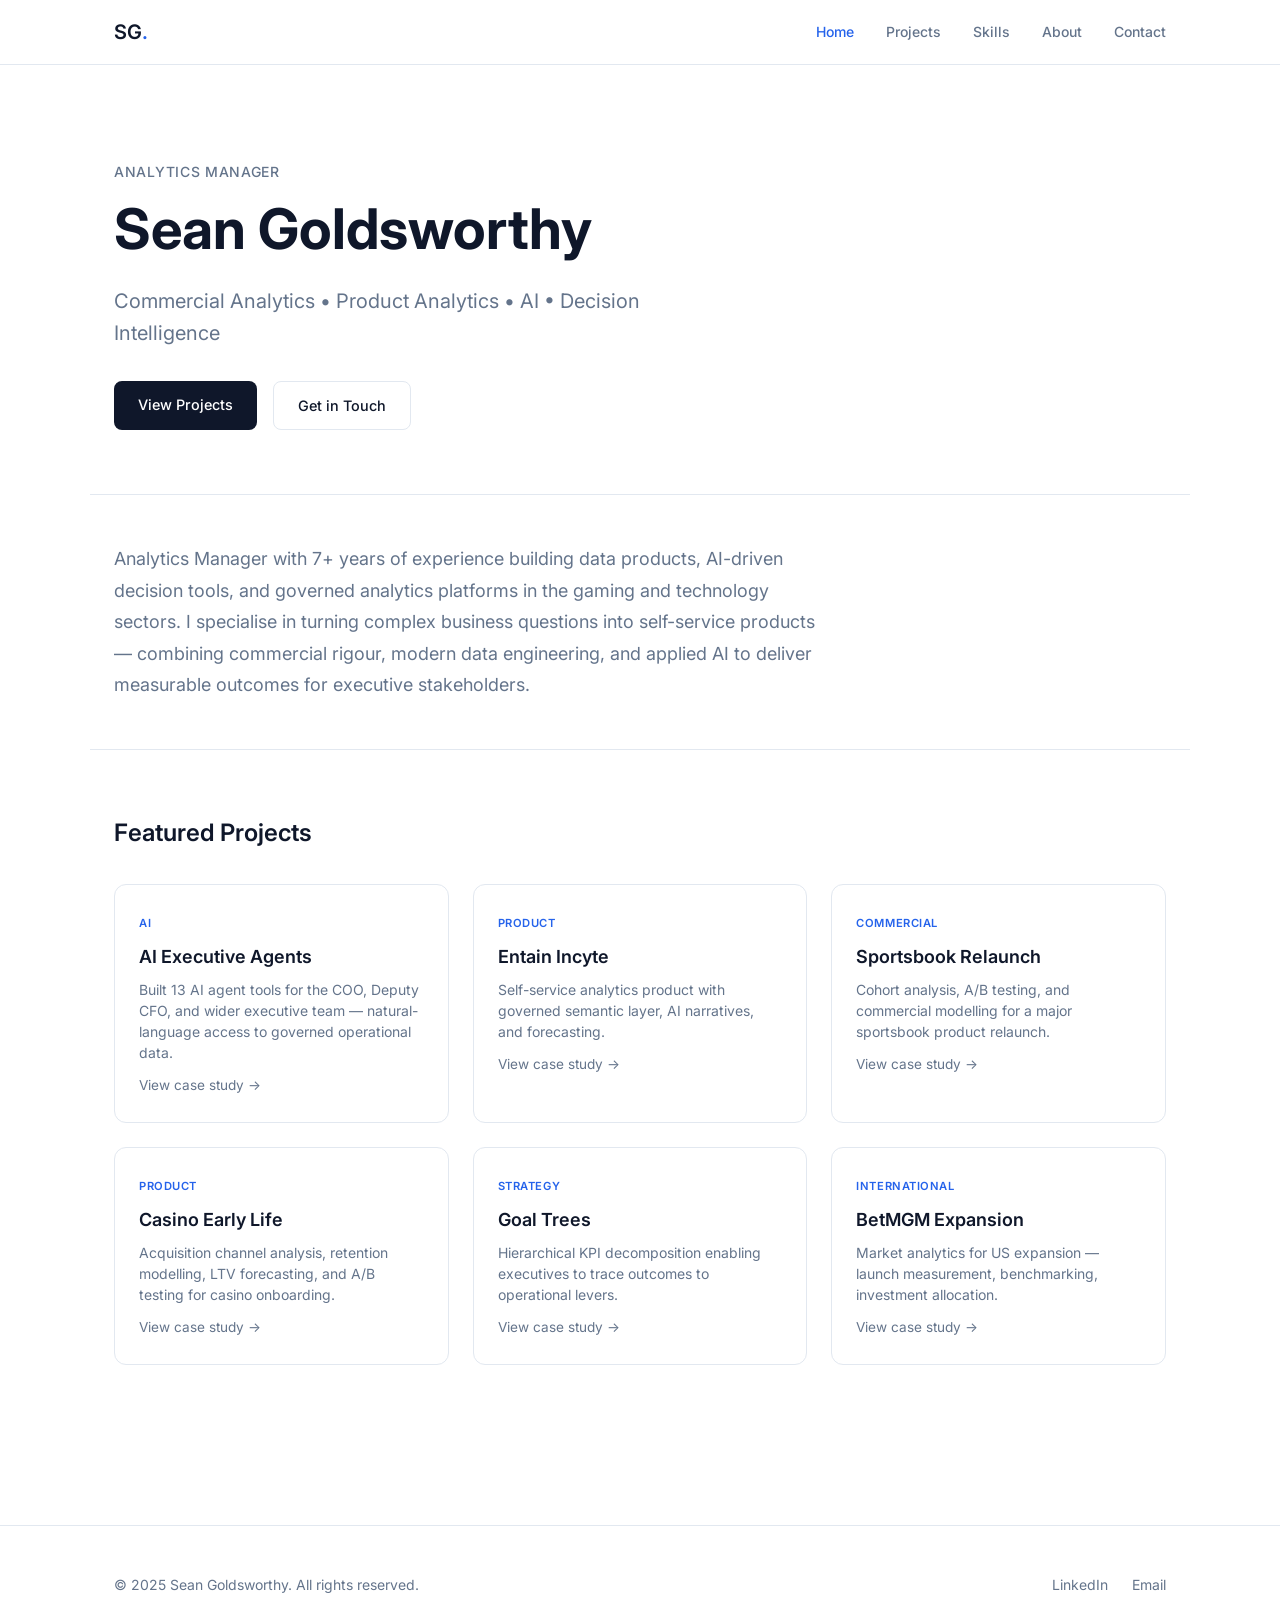
<file: index.html>
<!DOCTYPE html>
<html lang="en">
<head>
  <meta charset="UTF-8">
  <meta name="viewport" content="width=device-width, initial-scale=1.0">
  <title>Sean Goldsworthy — Analytics Manager | Commercial Analytics • AI • Decision Intelligence</title>
  <meta name="description" content="Analytics Manager specialising in commercial analytics, product analytics, and AI-driven decision intelligence.">
  <link rel="stylesheet" href="style.css">
  <link rel="preconnect" href="https://fonts.googleapis.com">
  <link href="https://fonts.googleapis.com/css2?family=Inter:wght@300;400;500;600;700;800&display=swap" rel="stylesheet">
</head>
<body>

<!-- HEADER -->
<header class="header">
  <div class="container header-inner">
    <a href="index.html" class="logo">SG<span>.</span></a>
    <nav class="nav">
      <a href="index.html" class="active">Home</a>
      <a href="projects.html">Projects</a>
      <a href="skills.html">Skills</a>
      <a href="about.html">About</a>
      <a href="contact.html">Contact</a>
    </nav>
  </div>
</header>

<!-- HERO -->
<section class="hero">
  <div class="container">
    <p class="hero-subtitle">Analytics Manager</p>
    <h1>Sean Goldsworthy</h1>
    <p class="hero-desc">Commercial Analytics &bull; Product Analytics &bull; AI &bull; Decision Intelligence</p>
    <div class="hero-buttons">
      <a href="projects.html" class="btn-primary">View Projects</a>
      <a href="contact.html" class="btn-secondary">Get in Touch</a>
    </div>
  </div>
</section>

<!-- PROFESSIONAL SUMMARY -->
<section class="container py-12" style="border-top: 1px solid #e2e8f0;">
  <p class="text-lg text-muted leading-relaxed" style="max-width:720px;">
    Analytics Manager with 7+ years of experience building data products, AI-driven decision tools, and governed analytics platforms in the gaming and technology sectors. I specialise in turning complex business questions into self-service products — combining commercial rigour, modern data engineering, and applied AI to deliver measurable outcomes for executive stakeholders.
  </p>
</section>

<!-- FEATURED PROJECTS -->
<section class="container py-16" style="border-top: 1px solid #e2e8f0;">
  <h2 class="section-title">Featured Projects</h2>
  <div class="projects-grid">
    <a href="projects/ai-executive-agents.html" class="project-card">
      <span class="tag">AI</span>
      <h3>AI Executive Agents</h3>
      <p class="desc">Built 13 AI agent tools for the COO, Deputy CFO, and wider executive team — natural-language access to governed operational data.</p>
      <span class="link">View case study &rarr;</span>
    </a>
    <a href="projects/entain-incyte.html" class="project-card">
      <span class="tag">Product</span>
      <h3>Entain Incyte</h3>
      <p class="desc">Self-service analytics product with governed semantic layer, AI narratives, and forecasting.</p>
      <span class="link">View case study &rarr;</span>
    </a>
    <a href="projects/sportsbook-relaunch.html" class="project-card">
      <span class="tag">Commercial</span>
      <h3>Sportsbook Relaunch</h3>
      <p class="desc">Cohort analysis, A/B testing, and commercial modelling for a major sportsbook product relaunch.</p>
      <span class="link">View case study &rarr;</span>
    </a>
    <a href="projects/casino-early-life.html" class="project-card">
      <span class="tag">Product</span>
      <h3>Casino Early Life</h3>
      <p class="desc">Acquisition channel analysis, retention modelling, LTV forecasting, and A/B testing for casino onboarding.</p>
      <span class="link">View case study &rarr;</span>
    </a>
    <a href="projects/goal-trees.html" class="project-card">
      <span class="tag">Strategy</span>
      <h3>Goal Trees</h3>
      <p class="desc">Hierarchical KPI decomposition enabling executives to trace outcomes to operational levers.</p>
      <span class="link">View case study &rarr;</span>
    </a>
    <a href="projects/betmgm-expansion.html" class="project-card">
      <span class="tag">International</span>
      <h3>BetMGM Expansion</h3>
      <p class="desc">Market analytics for US expansion — launch measurement, benchmarking, investment allocation.</p>
      <span class="link">View case study &rarr;</span>
    </a>
  </div>
</section>

<!-- FOOTER -->
<footer class="footer">
  <div class="container footer-inner">
    <p class="text-sm text-muted">&copy; 2025 Sean Goldsworthy. All rights reserved.</p>
    <div class="footer-links">
      <a href="https://www.linkedin.com/in/sean-goldsworthy-2992a6145" target="_blank">LinkedIn</a>
      <a href="mailto:spgoldy1995@hotmail.com">Email</a>
    </div>
  </div>
</footer>

</body>
</html>
</file>
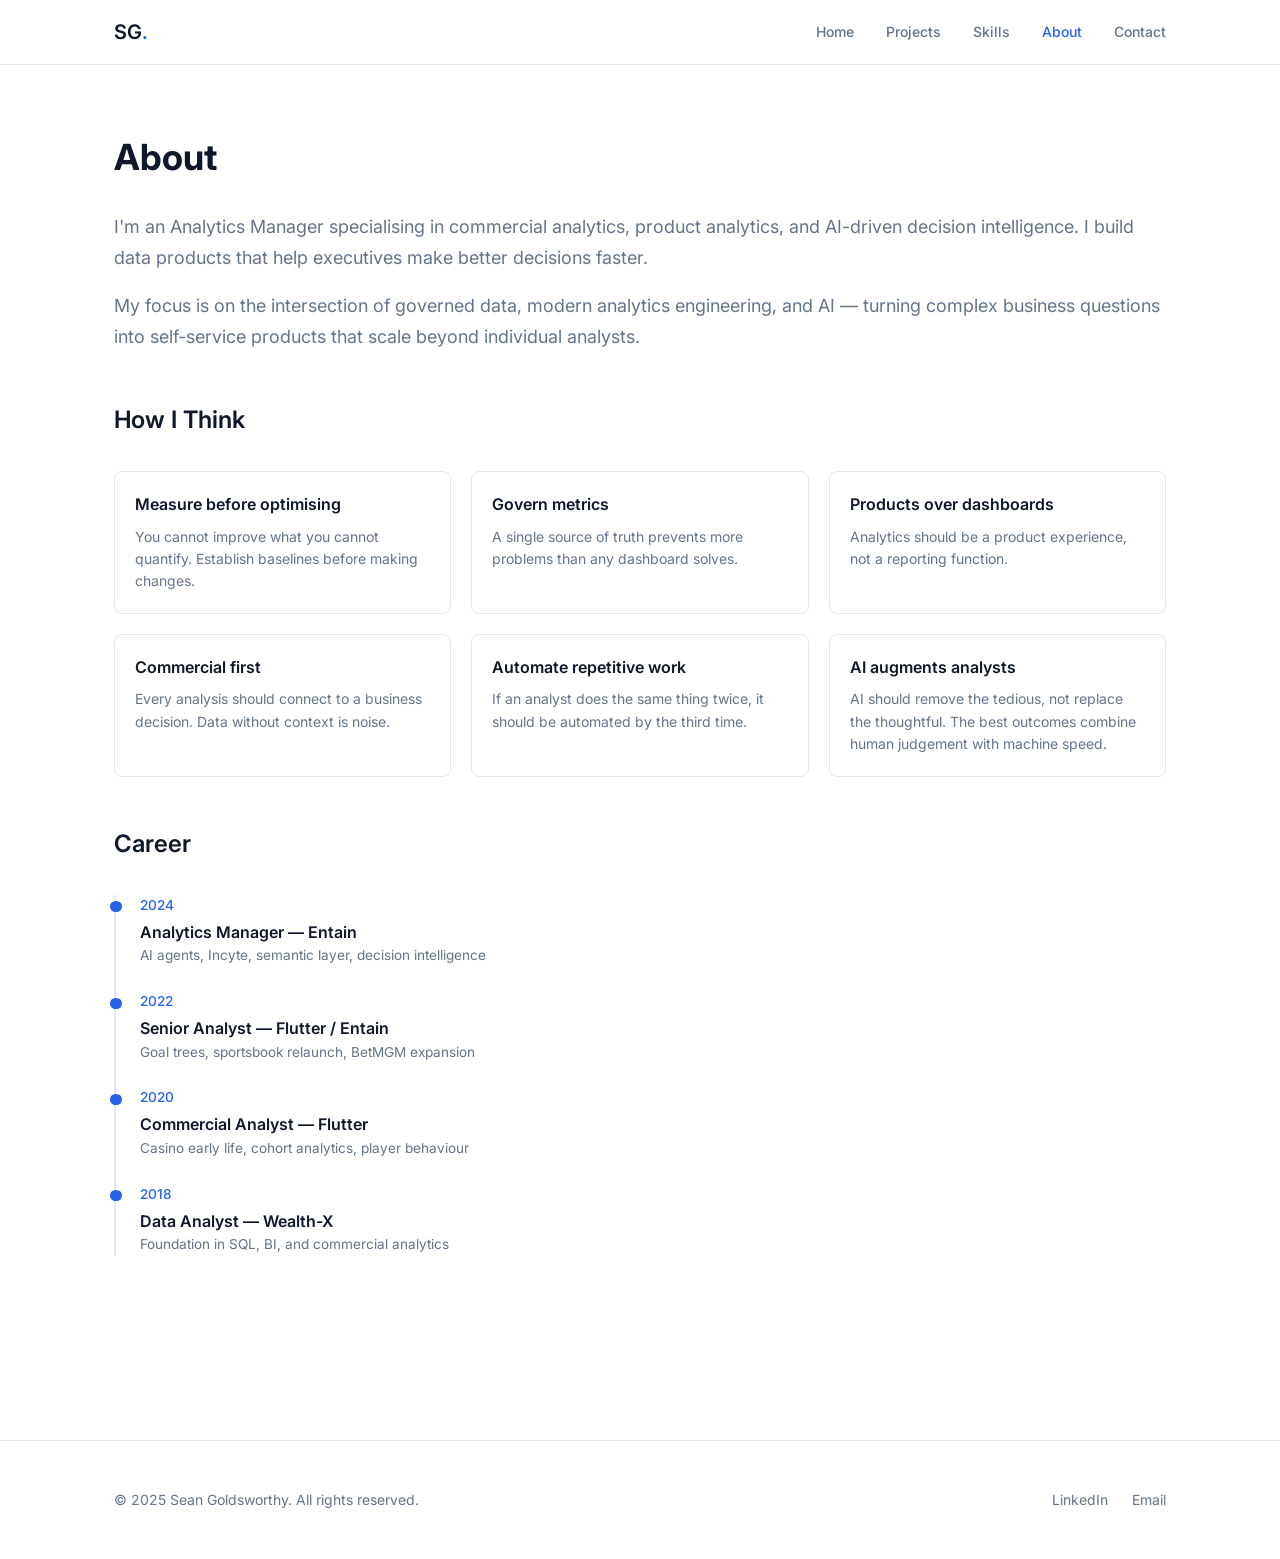
<file: about.html>
<!DOCTYPE html>
<html lang="en">
<head>
  <meta charset="UTF-8">
  <meta name="viewport" content="width=device-width, initial-scale=1.0">
  <title>About — Sean Goldsworthy</title>
  <meta name="description" content="Analytics Manager building data products, AI agents, and decision intelligence systems.">
  <link rel="stylesheet" href="style.css">
  <link href="https://fonts.googleapis.com/css2?family=Inter:wght@300;400;500;600;700;800&display=swap" rel="stylesheet">
</head>
<body>

<header class="header">
  <div class="container header-inner">
    <a href="index.html" class="logo">SG<span>.</span></a>
    <nav class="nav">
      <a href="index.html">Home</a>
      <a href="projects.html">Projects</a>
      <a href="skills.html">Skills</a>
      <a href="about.html" class="active">About</a>
      <a href="contact.html">Contact</a>
    </nav>
  </div>
</header>

<section class="container py-16">
  <h1 class="text-4xl font-bold mb-6">About</h1>

  <p class="text-lg text-muted leading-relaxed mb-4">I'm an Analytics Manager specialising in commercial analytics, product analytics, and AI-driven decision intelligence. I build data products that help executives make better decisions faster.</p>
  <p class="text-lg text-muted leading-relaxed mb-12">My focus is on the intersection of governed data, modern analytics engineering, and AI — turning complex business questions into self-service products that scale beyond individual analysts.</p>

  <!-- How I Think -->
  <h2 class="text-2xl font-semibold mb-8">How I Think</h2>
  <div class="principles-grid mb-12">
    <div class="principle">
      <h3>Measure before optimising</h3>
      <p>You cannot improve what you cannot quantify. Establish baselines before making changes.</p>
    </div>
    <div class="principle">
      <h3>Govern metrics</h3>
      <p>A single source of truth prevents more problems than any dashboard solves.</p>
    </div>
    <div class="principle">
      <h3>Products over dashboards</h3>
      <p>Analytics should be a product experience, not a reporting function.</p>
    </div>
    <div class="principle">
      <h3>Commercial first</h3>
      <p>Every analysis should connect to a business decision. Data without context is noise.</p>
    </div>
    <div class="principle">
      <h3>Automate repetitive work</h3>
      <p>If an analyst does the same thing twice, it should be automated by the third time.</p>
    </div>
    <div class="principle">
      <h3>AI augments analysts</h3>
      <p>AI should remove the tedious, not replace the thoughtful. The best outcomes combine human judgement with machine speed.</p>
    </div>
  </div>

  <!-- Career Timeline -->
  <h2 class="text-2xl font-semibold mb-8">Career</h2>
  <div class="timeline">
    <div class="timeline-item">
      <p class="timeline-year">2024</p>
      <p class="timeline-role">Analytics Manager — Entain</p>
      <p class="timeline-detail">AI agents, Incyte, semantic layer, decision intelligence</p>
    </div>
    <div class="timeline-item">
      <p class="timeline-year">2022</p>
      <p class="timeline-role">Senior Analyst — Flutter / Entain</p>
      <p class="timeline-detail">Goal trees, sportsbook relaunch, BetMGM expansion</p>
    </div>
    <div class="timeline-item">
      <p class="timeline-year">2020</p>
      <p class="timeline-role">Commercial Analyst — Flutter</p>
      <p class="timeline-detail">Casino early life, cohort analytics, player behaviour</p>
    </div>
    <div class="timeline-item">
      <p class="timeline-year">2018</p>
      <p class="timeline-role">Data Analyst — Wealth-X</p>
      <p class="timeline-detail">Foundation in SQL, BI, and commercial analytics</p>
    </div>
  </div>
</section>

<footer class="footer">
  <div class="container footer-inner">
    <p class="text-sm text-muted">&copy; 2025 Sean Goldsworthy. All rights reserved.</p>
    <div class="footer-links">
      <a href="https://www.linkedin.com/in/sean-goldsworthy-2992a6145" target="_blank">LinkedIn</a>
      <a href="mailto:spgoldy1995@hotmail.com">Email</a>
    </div>
  </div>
</footer>

</body>
</html>
</file>
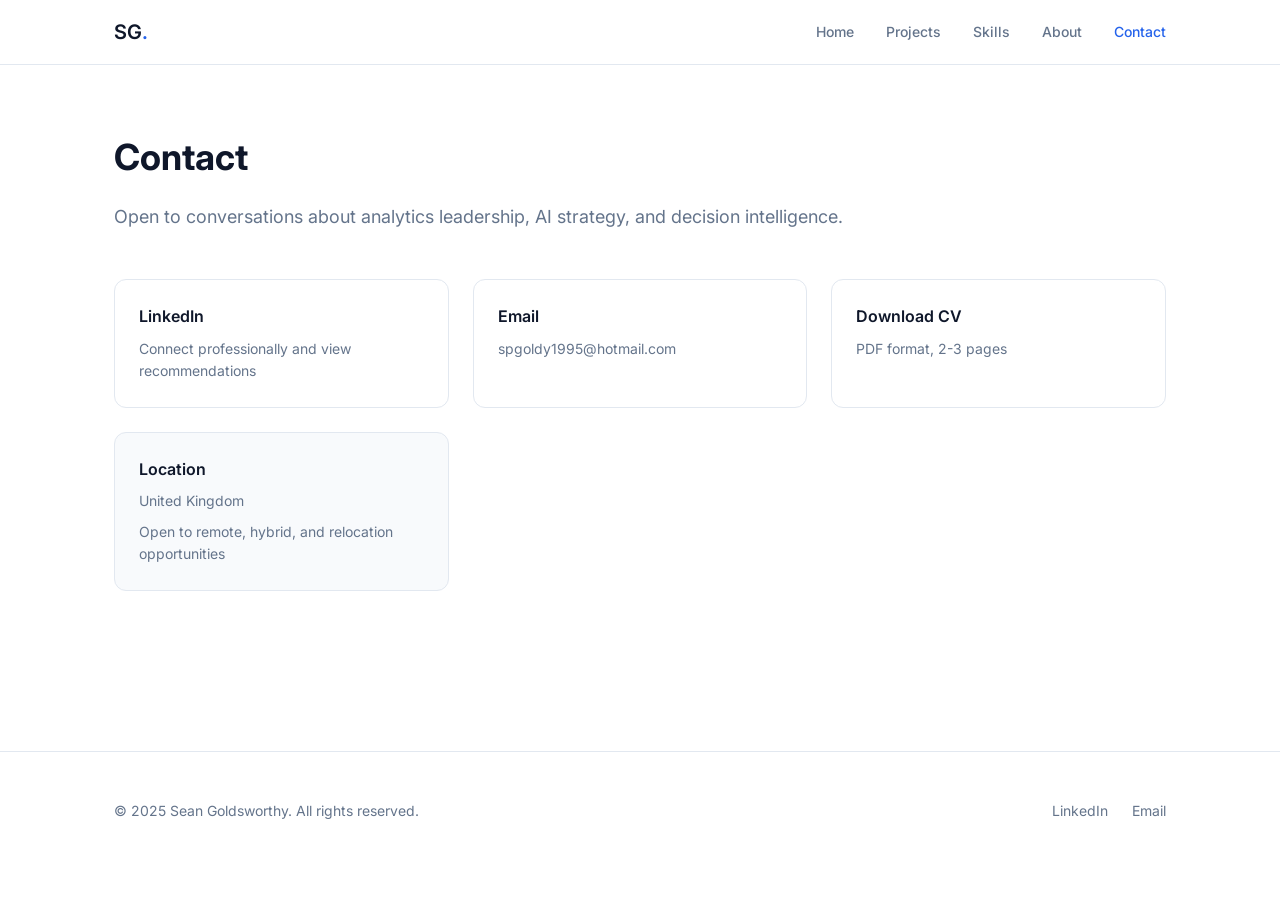
<file: contact.html>
<!DOCTYPE html>
<html lang="en">
<head>
  <meta charset="UTF-8">
  <meta name="viewport" content="width=device-width, initial-scale=1.0">
  <title>Contact — Sean Goldsworthy</title>
  <meta name="description" content="Get in touch for analytics leadership, AI strategy, or collaboration opportunities.">
  <link rel="stylesheet" href="style.css">
  <link href="https://fonts.googleapis.com/css2?family=Inter:wght@300;400;500;600;700;800&display=swap" rel="stylesheet">
</head>
<body>

<header class="header">
  <div class="container header-inner">
    <a href="index.html" class="logo">SG<span>.</span></a>
    <nav class="nav">
      <a href="index.html">Home</a>
      <a href="projects.html">Projects</a>
      <a href="skills.html">Skills</a>
      <a href="about.html">About</a>
      <a href="contact.html" class="active">Contact</a>
    </nav>
  </div>
</header>

<section class="container py-16">
  <h1 class="text-4xl font-bold mb-4">Contact</h1>
  <p class="text-lg text-muted mb-12">Open to conversations about analytics leadership, AI strategy, and decision intelligence.</p>

  <div class="contact-grid">
    <a href="https://www.linkedin.com/in/sean-goldsworthy-2992a6145" target="_blank" rel="noopener noreferrer" class="contact-card">
      <h2>LinkedIn</h2>
      <p>Connect professionally and view recommendations</p>
    </a>
    <a href="mailto:spgoldy1995@hotmail.com" class="contact-card">
      <h2>Email</h2>
      <p>spgoldy1995@hotmail.com</p>
    </a>
    <a href="Sean_Goldsworthy_CV.pdf" class="contact-card">
      <h2>Download CV</h2>
      <p>PDF format, 2-3 pages</p>
    </a>
    <div class="contact-card" style="background:#f8fafc;">
      <h2>Location</h2>
      <p>United Kingdom</p>
      <p>Open to remote, hybrid, and relocation opportunities</p>
    </div>
  </div>
</section>

<footer class="footer">
  <div class="container footer-inner">
    <p class="text-sm text-muted">&copy; 2025 Sean Goldsworthy. All rights reserved.</p>
    <div class="footer-links">
      <a href="https://www.linkedin.com/in/sean-goldsworthy-2992a6145" target="_blank">LinkedIn</a>
      <a href="mailto:spgoldy1995@hotmail.com">Email</a>
    </div>
  </div>
</footer>

</body>
</html>
</file>
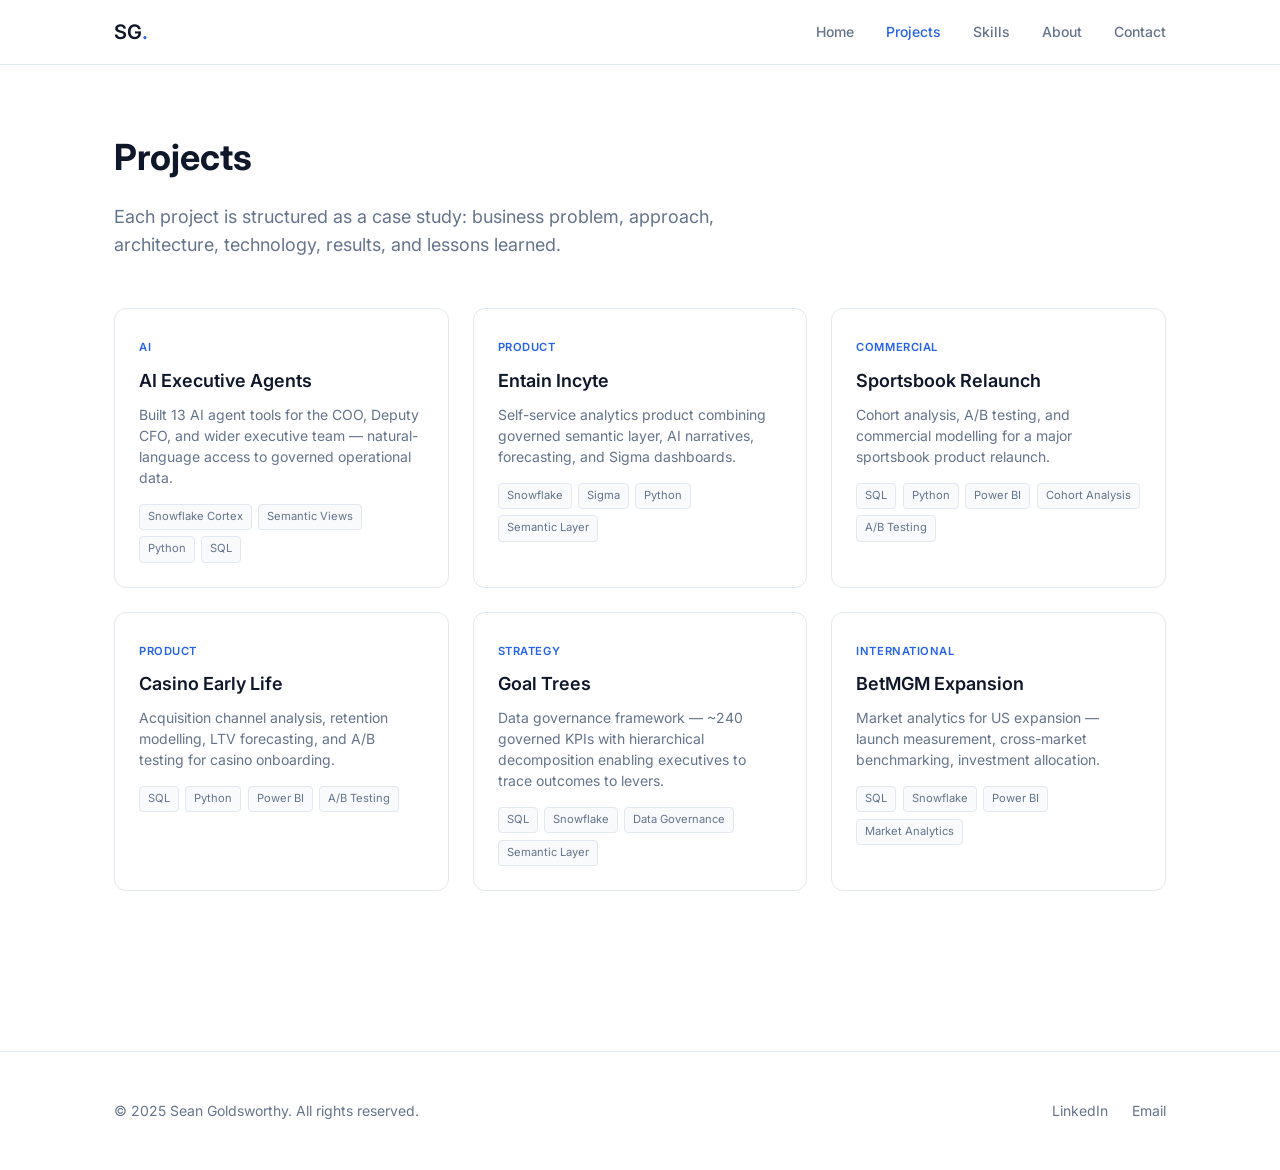
<file: projects.html>
<!DOCTYPE html>
<html lang="en">
<head>
  <meta charset="UTF-8">
  <meta name="viewport" content="width=device-width, initial-scale=1.0">
  <title>Projects — Sean Goldsworthy</title>
  <meta name="description" content="Case studies in commercial analytics, product analytics, and AI-driven decision intelligence.">
  <link rel="stylesheet" href="style.css">
  <link href="https://fonts.googleapis.com/css2?family=Inter:wght@300;400;500;600;700;800&display=swap" rel="stylesheet">
</head>
<body>

<header class="header">
  <div class="container header-inner">
    <a href="index.html" class="logo">SG<span>.</span></a>
    <nav class="nav">
      <a href="index.html">Home</a>
      <a href="projects.html" class="active">Projects</a>
      <a href="skills.html">Skills</a>
      <a href="about.html">About</a>
      <a href="contact.html">Contact</a>
    </nav>
  </div>
</header>

<section class="container py-16">
  <h1 class="text-4xl font-bold mb-4">Projects</h1>
  <p class="text-lg text-muted mb-12" style="max-width:600px;">Each project is structured as a case study: business problem, approach, architecture, technology, results, and lessons learned.</p>

  <div class="projects-grid">
    <a href="projects/ai-executive-agents.html" class="project-card">
      <span class="tag">AI</span>
      <h3>AI Executive Agents</h3>
      <p class="desc">Built 13 AI agent tools for the COO, Deputy CFO, and wider executive team — natural-language access to governed operational data.</p>
      <div class="tech-tags">
        <span class="tech-tag">Snowflake Cortex</span>
        <span class="tech-tag">Semantic Views</span>
        <span class="tech-tag">Python</span>
        <span class="tech-tag">SQL</span>
      </div>
    </a>
    <a href="projects/entain-incyte.html" class="project-card">
      <span class="tag">Product</span>
      <h3>Entain Incyte</h3>
      <p class="desc">Self-service analytics product combining governed semantic layer, AI narratives, forecasting, and Sigma dashboards.</p>
      <div class="tech-tags">
        <span class="tech-tag">Snowflake</span>
        <span class="tech-tag">Sigma</span>
        <span class="tech-tag">Python</span>
        <span class="tech-tag">Semantic Layer</span>
      </div>
    </a>
    <a href="projects/sportsbook-relaunch.html" class="project-card">
      <span class="tag">Commercial</span>
      <h3>Sportsbook Relaunch</h3>
      <p class="desc">Cohort analysis, A/B testing, and commercial modelling for a major sportsbook product relaunch.</p>
      <div class="tech-tags">
        <span class="tech-tag">SQL</span>
        <span class="tech-tag">Python</span>
        <span class="tech-tag">Power BI</span>
        <span class="tech-tag">Cohort Analysis</span>
        <span class="tech-tag">A/B Testing</span>
      </div>
    </a>
    <a href="projects/casino-early-life.html" class="project-card">
      <span class="tag">Product</span>
      <h3>Casino Early Life</h3>
      <p class="desc">Acquisition channel analysis, retention modelling, LTV forecasting, and A/B testing for casino onboarding.</p>
      <div class="tech-tags">
        <span class="tech-tag">SQL</span>
        <span class="tech-tag">Python</span>
        <span class="tech-tag">Power BI</span>
        <span class="tech-tag">A/B Testing</span>
      </div>
    </a>
    <a href="projects/goal-trees.html" class="project-card">
      <span class="tag">Strategy</span>
      <h3>Goal Trees</h3>
      <p class="desc">Data governance framework — ~240 governed KPIs with hierarchical decomposition enabling executives to trace outcomes to levers.</p>
      <div class="tech-tags">
        <span class="tech-tag">SQL</span>
        <span class="tech-tag">Snowflake</span>
        <span class="tech-tag">Data Governance</span>
        <span class="tech-tag">Semantic Layer</span>
      </div>
    </a>
    <a href="projects/betmgm-expansion.html" class="project-card">
      <span class="tag">International</span>
      <h3>BetMGM Expansion</h3>
      <p class="desc">Market analytics for US expansion — launch measurement, cross-market benchmarking, investment allocation.</p>
      <div class="tech-tags">
        <span class="tech-tag">SQL</span>
        <span class="tech-tag">Snowflake</span>
        <span class="tech-tag">Power BI</span>
        <span class="tech-tag">Market Analytics</span>
      </div>
    </a>
  </div>
</section>

<footer class="footer">
  <div class="container footer-inner">
    <p class="text-sm text-muted">&copy; 2025 Sean Goldsworthy. All rights reserved.</p>
    <div class="footer-links">
      <a href="https://www.linkedin.com/in/sean-goldsworthy-2992a6145" target="_blank">LinkedIn</a>
      <a href="mailto:spgoldy1995@hotmail.com">Email</a>
    </div>
  </div>
</footer>

</body>
</html>
</file>
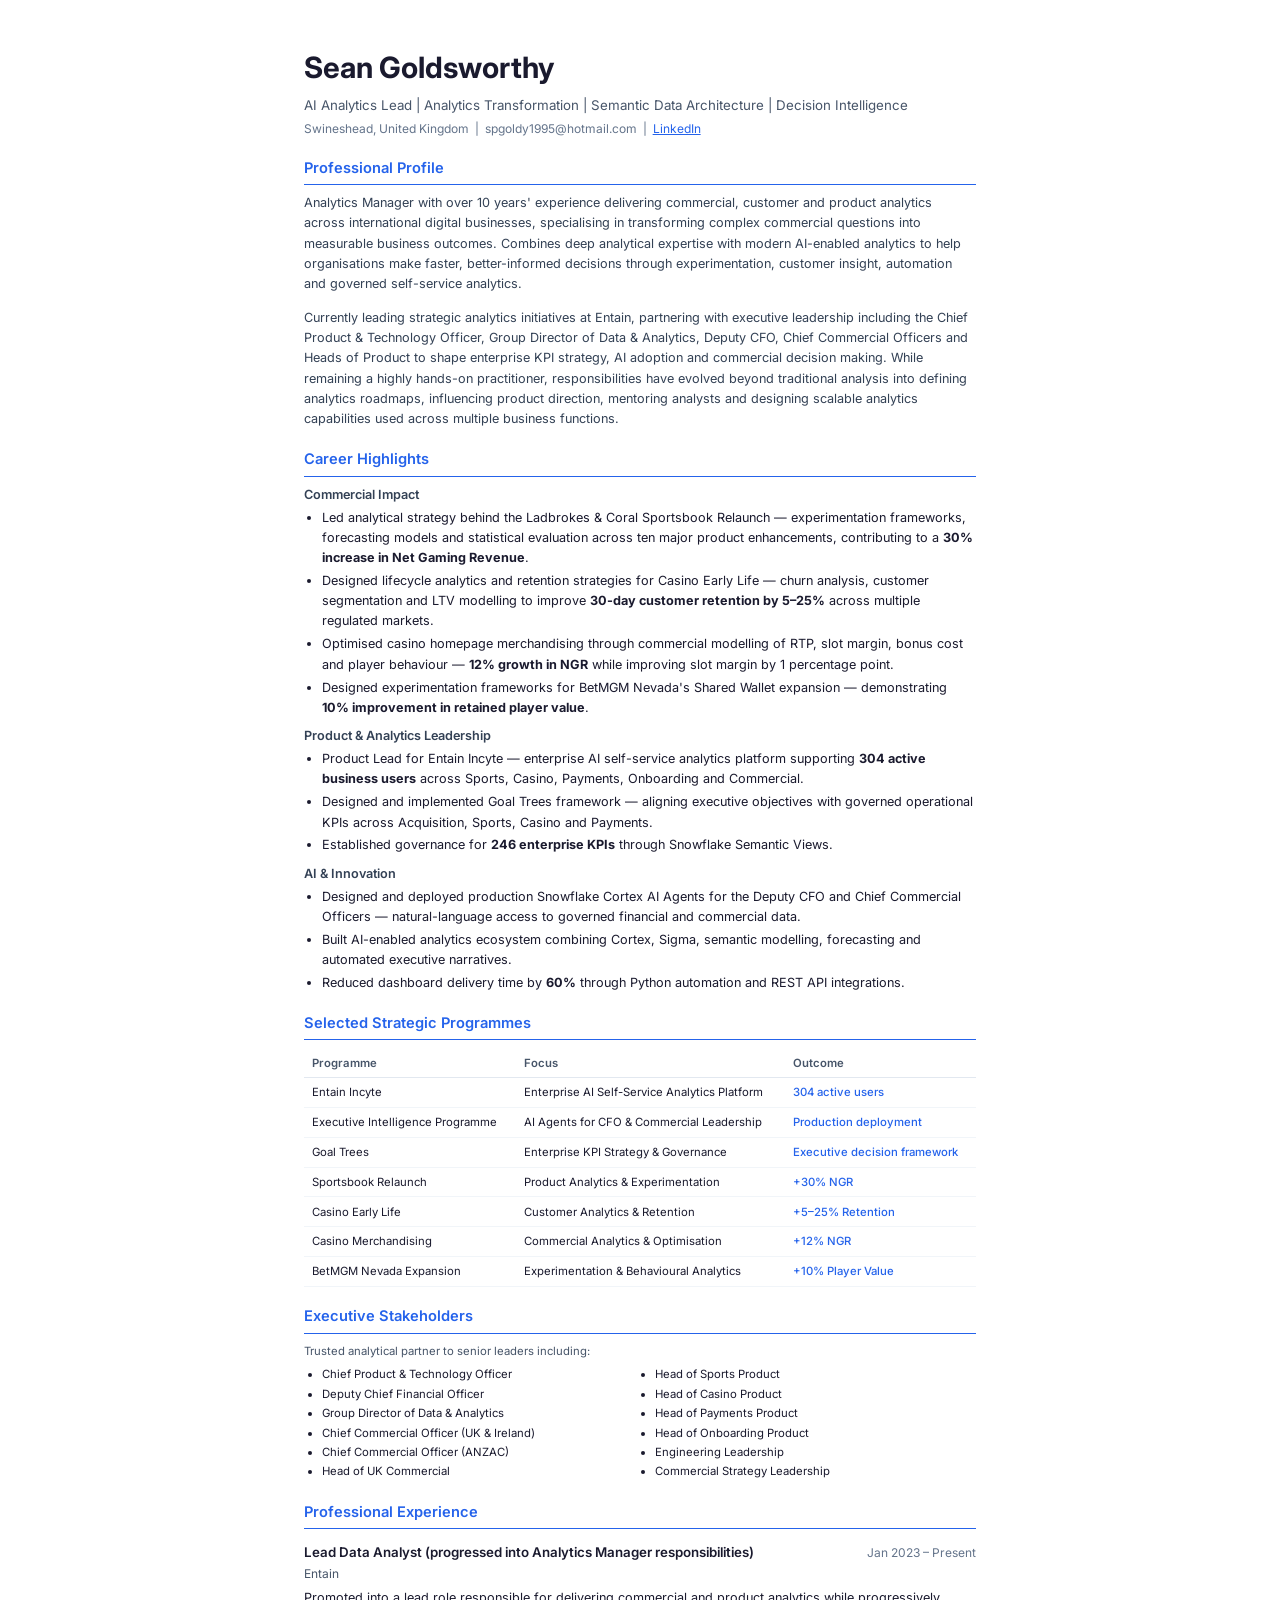
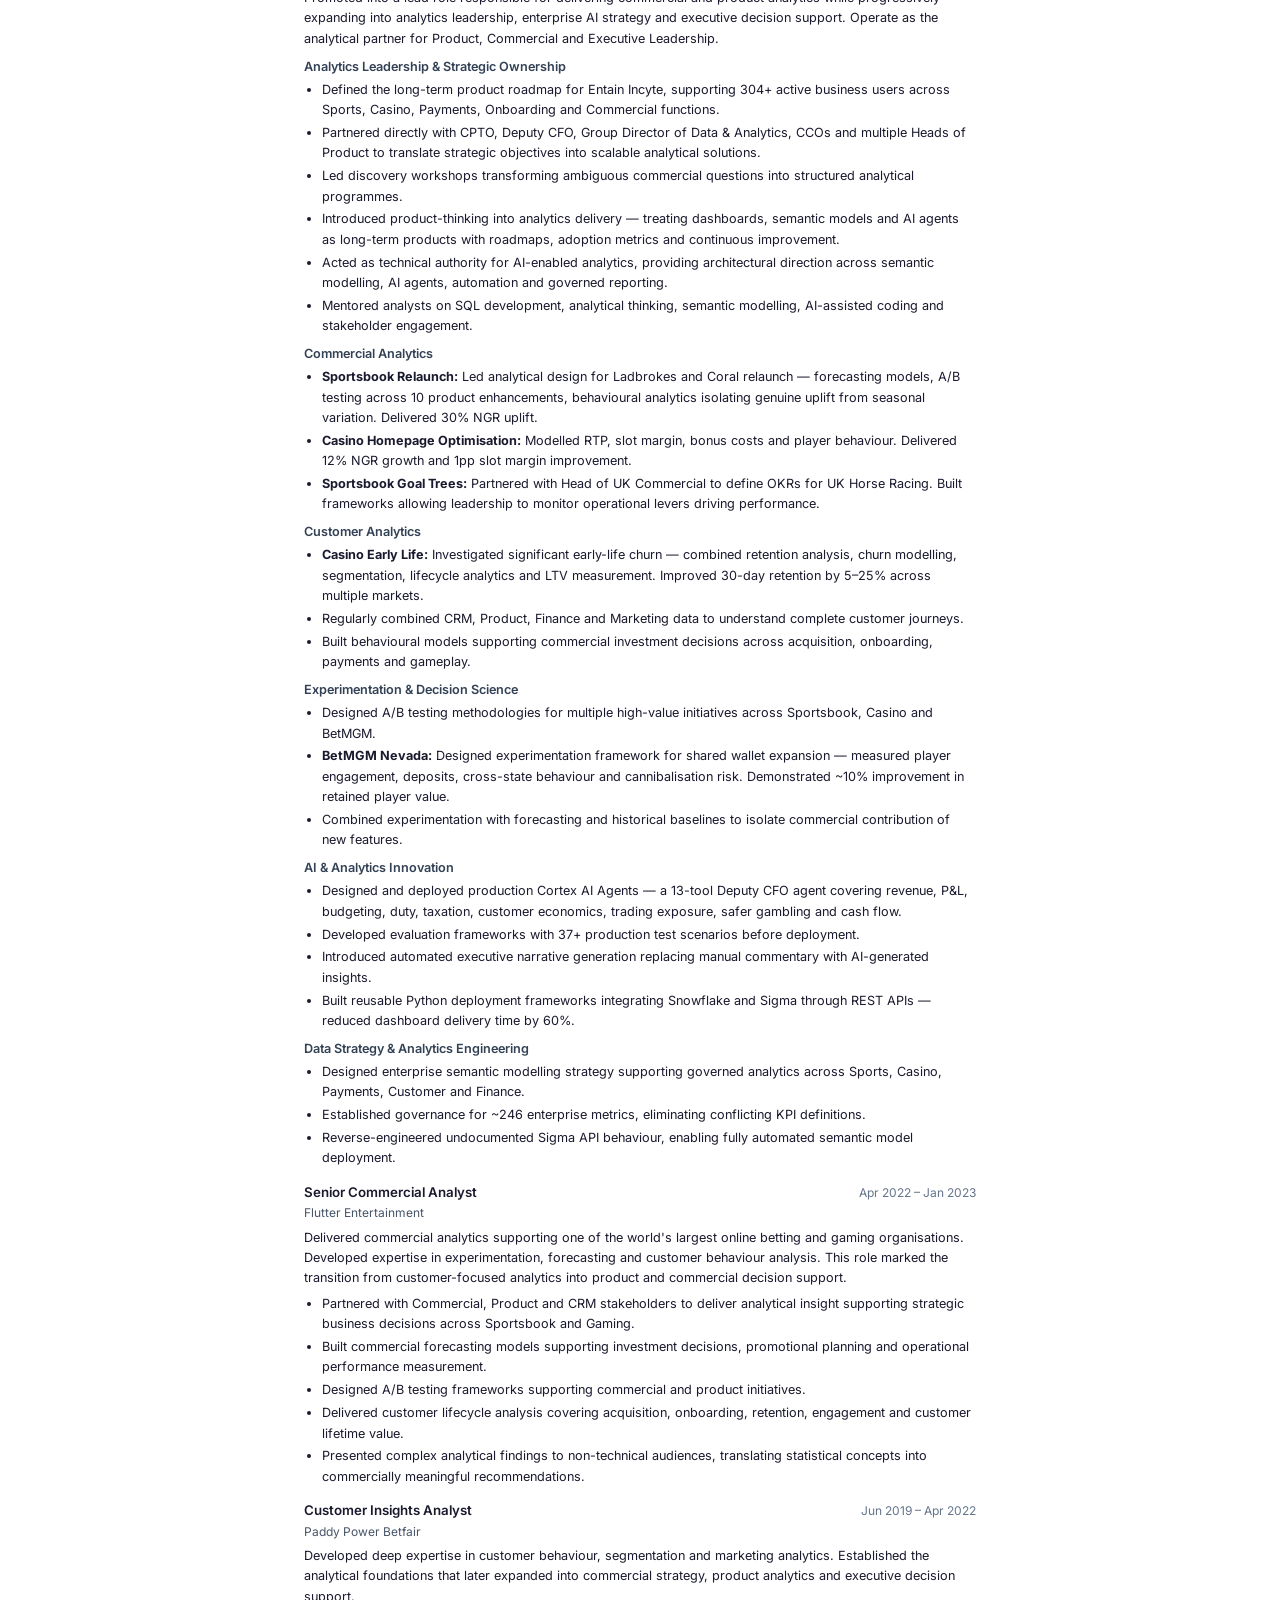
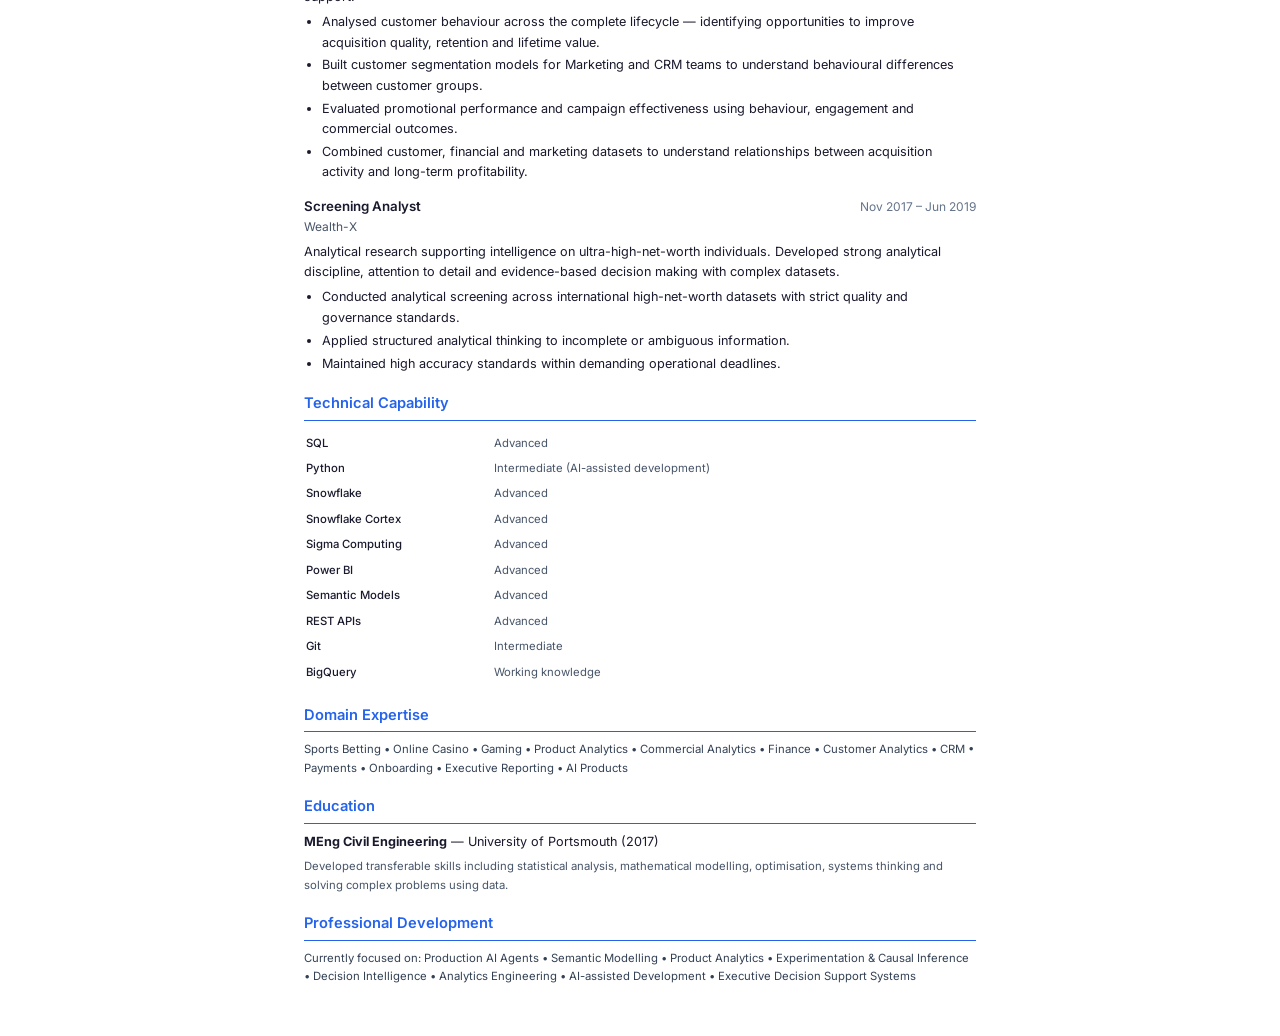
<file: Sean_Goldsworthy_CV.html>
<!DOCTYPE html>
<html lang="en">
<head>
  <meta charset="UTF-8">
  <meta name="viewport" content="width=device-width, initial-scale=1.0">
  <title>Sean Goldsworthy — CV</title>
  <link href="https://fonts.googleapis.com/css2?family=Inter:wght@300;400;500;600;700&display=swap" rel="stylesheet">
  <style>
    * { margin: 0; padding: 0; box-sizing: border-box; }
    body {
      font-family: 'Inter', -apple-system, system-ui, sans-serif;
      color: #1a1a2e;
      line-height: 1.6;
      font-size: 9.5pt;
      max-width: 210mm;
      margin: 0 auto;
      padding: 12mm 16mm;
    }
    h1 { font-size: 22pt; font-weight: 700; margin-bottom: 2pt; }
    h2 {
      font-size: 11pt;
      font-weight: 600;
      color: #2563eb;
      border-bottom: 1.5px solid #2563eb;
      padding-bottom: 3pt;
      margin-top: 14pt;
      margin-bottom: 6pt;
    }
    h3 { font-size: 10pt; font-weight: 600; margin-top: 8pt; margin-bottom: 3pt; }
    h4 { font-size: 9.5pt; font-weight: 600; margin-top: 6pt; margin-bottom: 2pt; color: #334155; }
    p { margin-bottom: 4pt; }
    .subtitle { font-size: 10pt; color: #475569; margin-bottom: 2pt; }
    .contact { font-size: 9pt; color: #64748b; margin-bottom: 10pt; }
    .profile { margin-bottom: 10pt; color: #334155; }
    ul { padding-left: 14pt; margin-bottom: 6pt; }
    li { margin-bottom: 2pt; }
    .role-header { display: flex; justify-content: space-between; align-items: baseline; margin-top: 10pt; }
    .role-title { font-size: 10pt; font-weight: 600; }
    .role-date { font-size: 9pt; color: #64748b; font-weight: 400; }
    .role-company { font-size: 9pt; color: #475569; margin-bottom: 4pt; }
    .highlights-grid { display: grid; grid-template-columns: 1fr 1fr; gap: 4pt 16pt; margin: 6pt 0; }
    .highlight-item { font-size: 8.5pt; color: #334155; padding: 3pt 0; }
    .highlight-item strong { color: #1a1a2e; }
    .projects-table { width: 100%; border-collapse: collapse; margin: 6pt 0; font-size: 8.5pt; }
    .projects-table th { text-align: left; font-weight: 600; padding: 4pt 6pt; border-bottom: 1px solid #e2e8f0; color: #475569; }
    .projects-table td { padding: 4pt 6pt; border-bottom: 1px solid #f1f5f9; }
    .projects-table td:last-child { font-weight: 500; color: #2563eb; }
    .skills-grid { display: grid; grid-template-columns: 1fr 1fr 1fr; gap: 4pt 12pt; margin: 4pt 0; font-size: 8.5pt; }
    .skill-group h4 { font-size: 8.5pt; color: #2563eb; margin-bottom: 2pt; margin-top: 4pt; }
    .skill-group p { font-size: 8.5pt; color: #334155; line-height: 1.5; }
    .tech-table { width: 100%; font-size: 8.5pt; margin: 4pt 0; }
    .tech-table td { padding: 2pt 8pt 2pt 0; }
    .tech-table td:first-child { font-weight: 500; width: 140pt; }
    .tech-table td:last-child { color: #475569; }
    .stakeholders { columns: 2; font-size: 8.5pt; margin: 4pt 0; }
    .stakeholders li { margin-bottom: 1pt; }
    .page-break { page-break-before: always; }
    @media print {
      body { padding: 10mm 14mm; }
      .page-break { page-break-before: always; }
    }
  </style>
</head>
<body>

<!-- PAGE 1 -->
<h1>Sean Goldsworthy</h1>
<p class="subtitle">AI Analytics Lead | Analytics Transformation | Semantic Data Architecture | Decision Intelligence</p>
<p class="contact">Swineshead, United Kingdom &nbsp;|&nbsp; spgoldy1995@hotmail.com &nbsp;|&nbsp; <a href="https://www.linkedin.com/in/sean-goldsworthy-2992a6145" style="color:#2563eb;">LinkedIn</a></p>

<h2>Professional Profile</h2>
<p class="profile">Analytics Manager with over 10 years' experience delivering commercial, customer and product analytics across international digital businesses, specialising in transforming complex commercial questions into measurable business outcomes. Combines deep analytical expertise with modern AI-enabled analytics to help organisations make faster, better-informed decisions through experimentation, customer insight, automation and governed self-service analytics.</p>
<p class="profile">Currently leading strategic analytics initiatives at Entain, partnering with executive leadership including the Chief Product &amp; Technology Officer, Group Director of Data &amp; Analytics, Deputy CFO, Chief Commercial Officers and Heads of Product to shape enterprise KPI strategy, AI adoption and commercial decision making. While remaining a highly hands-on practitioner, responsibilities have evolved beyond traditional analysis into defining analytics roadmaps, influencing product direction, mentoring analysts and designing scalable analytics capabilities used across multiple business functions.</p>

<h2>Career Highlights</h2>

<h4>Commercial Impact</h4>
<ul>
  <li>Led analytical strategy behind the Ladbrokes &amp; Coral Sportsbook Relaunch — experimentation frameworks, forecasting models and statistical evaluation across ten major product enhancements, contributing to a <strong>30% increase in Net Gaming Revenue</strong>.</li>
  <li>Designed lifecycle analytics and retention strategies for Casino Early Life — churn analysis, customer segmentation and LTV modelling to improve <strong>30-day customer retention by 5–25%</strong> across multiple regulated markets.</li>
  <li>Optimised casino homepage merchandising through commercial modelling of RTP, slot margin, bonus cost and player behaviour — <strong>12% growth in NGR</strong> while improving slot margin by 1 percentage point.</li>
  <li>Designed experimentation frameworks for BetMGM Nevada's Shared Wallet expansion — demonstrating <strong>10% improvement in retained player value</strong>.</li>
</ul>

<h4>Product &amp; Analytics Leadership</h4>
<ul>
  <li>Product Lead for Entain Incyte — enterprise AI self-service analytics platform supporting <strong>304 active business users</strong> across Sports, Casino, Payments, Onboarding and Commercial.</li>
  <li>Designed and implemented Goal Trees framework — aligning executive objectives with governed operational KPIs across Acquisition, Sports, Casino and Payments.</li>
  <li>Established governance for <strong>246 enterprise KPIs</strong> through Snowflake Semantic Views.</li>
</ul>

<h4>AI &amp; Innovation</h4>
<ul>
  <li>Designed and deployed production Snowflake Cortex AI Agents for the Deputy CFO and Chief Commercial Officers — natural-language access to governed financial and commercial data.</li>
  <li>Built AI-enabled analytics ecosystem combining Cortex, Sigma, semantic modelling, forecasting and automated executive narratives.</li>
  <li>Reduced dashboard delivery time by <strong>60%</strong> through Python automation and REST API integrations.</li>
</ul>

<h2>Selected Strategic Programmes</h2>
<table class="projects-table">
  <thead><tr><th>Programme</th><th>Focus</th><th>Outcome</th></tr></thead>
  <tbody>
    <tr><td>Entain Incyte</td><td>Enterprise AI Self-Service Analytics Platform</td><td>304 active users</td></tr>
    <tr><td>Executive Intelligence Programme</td><td>AI Agents for CFO &amp; Commercial Leadership</td><td>Production deployment</td></tr>
    <tr><td>Goal Trees</td><td>Enterprise KPI Strategy &amp; Governance</td><td>Executive decision framework</td></tr>
    <tr><td>Sportsbook Relaunch</td><td>Product Analytics &amp; Experimentation</td><td>+30% NGR</td></tr>
    <tr><td>Casino Early Life</td><td>Customer Analytics &amp; Retention</td><td>+5–25% Retention</td></tr>
    <tr><td>Casino Merchandising</td><td>Commercial Analytics &amp; Optimisation</td><td>+12% NGR</td></tr>
    <tr><td>BetMGM Nevada Expansion</td><td>Experimentation &amp; Behavioural Analytics</td><td>+10% Player Value</td></tr>
  </tbody>
</table>

<h2>Executive Stakeholders</h2>
<p style="font-size:8.5pt; color:#475569; margin-bottom:4pt;">Trusted analytical partner to senior leaders including:</p>
<ul class="stakeholders">
  <li>Chief Product &amp; Technology Officer</li>
  <li>Deputy Chief Financial Officer</li>
  <li>Group Director of Data &amp; Analytics</li>
  <li>Chief Commercial Officer (UK &amp; Ireland)</li>
  <li>Chief Commercial Officer (ANZAC)</li>
  <li>Head of UK Commercial</li>
  <li>Head of Sports Product</li>
  <li>Head of Casino Product</li>
  <li>Head of Payments Product</li>
  <li>Head of Onboarding Product</li>
  <li>Engineering Leadership</li>
  <li>Commercial Strategy Leadership</li>
</ul>

<!-- PAGE 2 -->
<div class="page-break"></div>

<h2>Professional Experience</h2>

<div class="role-header">
  <span class="role-title">Lead Data Analyst (progressed into Analytics Manager responsibilities)</span>
  <span class="role-date">Jan 2023 – Present</span>
</div>
<p class="role-company">Entain</p>
<p>Promoted into a lead role responsible for delivering commercial and product analytics while progressively expanding into analytics leadership, enterprise AI strategy and executive decision support. Operate as the analytical partner for Product, Commercial and Executive Leadership.</p>

<h4>Analytics Leadership &amp; Strategic Ownership</h4>
<ul>
  <li>Defined the long-term product roadmap for Entain Incyte, supporting 304+ active business users across Sports, Casino, Payments, Onboarding and Commercial functions.</li>
  <li>Partnered directly with CPTO, Deputy CFO, Group Director of Data &amp; Analytics, CCOs and multiple Heads of Product to translate strategic objectives into scalable analytical solutions.</li>
  <li>Led discovery workshops transforming ambiguous commercial questions into structured analytical programmes.</li>
  <li>Introduced product-thinking into analytics delivery — treating dashboards, semantic models and AI agents as long-term products with roadmaps, adoption metrics and continuous improvement.</li>
  <li>Acted as technical authority for AI-enabled analytics, providing architectural direction across semantic modelling, AI agents, automation and governed reporting.</li>
  <li>Mentored analysts on SQL development, analytical thinking, semantic modelling, AI-assisted coding and stakeholder engagement.</li>
</ul>

<h4>Commercial Analytics</h4>
<ul>
  <li><strong>Sportsbook Relaunch:</strong> Led analytical design for Ladbrokes and Coral relaunch — forecasting models, A/B testing across 10 product enhancements, behavioural analytics isolating genuine uplift from seasonal variation. Delivered 30% NGR uplift.</li>
  <li><strong>Casino Homepage Optimisation:</strong> Modelled RTP, slot margin, bonus costs and player behaviour. Delivered 12% NGR growth and 1pp slot margin improvement.</li>
  <li><strong>Sportsbook Goal Trees:</strong> Partnered with Head of UK Commercial to define OKRs for UK Horse Racing. Built frameworks allowing leadership to monitor operational levers driving performance.</li>
</ul>

<h4>Customer Analytics</h4>
<ul>
  <li><strong>Casino Early Life:</strong> Investigated significant early-life churn — combined retention analysis, churn modelling, segmentation, lifecycle analytics and LTV measurement. Improved 30-day retention by 5–25% across multiple markets.</li>
  <li>Regularly combined CRM, Product, Finance and Marketing data to understand complete customer journeys.</li>
  <li>Built behavioural models supporting commercial investment decisions across acquisition, onboarding, payments and gameplay.</li>
</ul>

<h4>Experimentation &amp; Decision Science</h4>
<ul>
  <li>Designed A/B testing methodologies for multiple high-value initiatives across Sportsbook, Casino and BetMGM.</li>
  <li><strong>BetMGM Nevada:</strong> Designed experimentation framework for shared wallet expansion — measured player engagement, deposits, cross-state behaviour and cannibalisation risk. Demonstrated ~10% improvement in retained player value.</li>
  <li>Combined experimentation with forecasting and historical baselines to isolate commercial contribution of new features.</li>
</ul>

<h4>AI &amp; Analytics Innovation</h4>
<ul>
  <li>Designed and deployed production Cortex AI Agents — a 13-tool Deputy CFO agent covering revenue, P&amp;L, budgeting, duty, taxation, customer economics, trading exposure, safer gambling and cash flow.</li>
  <li>Developed evaluation frameworks with 37+ production test scenarios before deployment.</li>
  <li>Introduced automated executive narrative generation replacing manual commentary with AI-generated insights.</li>
  <li>Built reusable Python deployment frameworks integrating Snowflake and Sigma through REST APIs — reduced dashboard delivery time by 60%.</li>
</ul>

<h4>Data Strategy &amp; Analytics Engineering</h4>
<ul>
  <li>Designed enterprise semantic modelling strategy supporting governed analytics across Sports, Casino, Payments, Customer and Finance.</li>
  <li>Established governance for ~246 enterprise metrics, eliminating conflicting KPI definitions.</li>
  <li>Reverse-engineered undocumented Sigma API behaviour, enabling fully automated semantic model deployment.</li>
</ul>

<!-- PAGE 3 -->
<div class="page-break"></div>

<div class="role-header">
  <span class="role-title">Senior Commercial Analyst</span>
  <span class="role-date">Apr 2022 – Jan 2023</span>
</div>
<p class="role-company">Flutter Entertainment</p>
<p>Delivered commercial analytics supporting one of the world's largest online betting and gaming organisations. Developed expertise in experimentation, forecasting and customer behaviour analysis. This role marked the transition from customer-focused analytics into product and commercial decision support.</p>
<ul>
  <li>Partnered with Commercial, Product and CRM stakeholders to deliver analytical insight supporting strategic business decisions across Sportsbook and Gaming.</li>
  <li>Built commercial forecasting models supporting investment decisions, promotional planning and operational performance measurement.</li>
  <li>Designed A/B testing frameworks supporting commercial and product initiatives.</li>
  <li>Delivered customer lifecycle analysis covering acquisition, onboarding, retention, engagement and customer lifetime value.</li>
  <li>Presented complex analytical findings to non-technical audiences, translating statistical concepts into commercially meaningful recommendations.</li>
</ul>

<div class="role-header">
  <span class="role-title">Customer Insights Analyst</span>
  <span class="role-date">Jun 2019 – Apr 2022</span>
</div>
<p class="role-company">Paddy Power Betfair</p>
<p>Developed deep expertise in customer behaviour, segmentation and marketing analytics. Established the analytical foundations that later expanded into commercial strategy, product analytics and executive decision support.</p>
<ul>
  <li>Analysed customer behaviour across the complete lifecycle — identifying opportunities to improve acquisition quality, retention and lifetime value.</li>
  <li>Built customer segmentation models for Marketing and CRM teams to understand behavioural differences between customer groups.</li>
  <li>Evaluated promotional performance and campaign effectiveness using behaviour, engagement and commercial outcomes.</li>
  <li>Combined customer, financial and marketing datasets to understand relationships between acquisition activity and long-term profitability.</li>
</ul>

<div class="role-header">
  <span class="role-title">Screening Analyst</span>
  <span class="role-date">Nov 2017 – Jun 2019</span>
</div>
<p class="role-company">Wealth-X</p>
<p>Analytical research supporting intelligence on ultra-high-net-worth individuals. Developed strong analytical discipline, attention to detail and evidence-based decision making with complex datasets.</p>
<ul>
  <li>Conducted analytical screening across international high-net-worth datasets with strict quality and governance standards.</li>
  <li>Applied structured analytical thinking to incomplete or ambiguous information.</li>
  <li>Maintained high accuracy standards within demanding operational deadlines.</li>
</ul>

<h2>Technical Capability</h2>
<table class="tech-table">
  <tr><td>SQL</td><td>Advanced</td></tr>
  <tr><td>Python</td><td>Intermediate (AI-assisted development)</td></tr>
  <tr><td>Snowflake</td><td>Advanced</td></tr>
  <tr><td>Snowflake Cortex</td><td>Advanced</td></tr>
  <tr><td>Sigma Computing</td><td>Advanced</td></tr>
  <tr><td>Power BI</td><td>Advanced</td></tr>
  <tr><td>Semantic Models</td><td>Advanced</td></tr>
  <tr><td>REST APIs</td><td>Advanced</td></tr>
  <tr><td>Git</td><td>Intermediate</td></tr>
  <tr><td>BigQuery</td><td>Working knowledge</td></tr>
</table>

<h2>Domain Expertise</h2>
<p style="font-size:8.5pt; color:#334155;">Sports Betting &bull; Online Casino &bull; Gaming &bull; Product Analytics &bull; Commercial Analytics &bull; Finance &bull; Customer Analytics &bull; CRM &bull; Payments &bull; Onboarding &bull; Executive Reporting &bull; AI Products</p>

<h2>Education</h2>
<p><strong>MEng Civil Engineering</strong> — University of Portsmouth (2017)</p>
<p style="font-size:8.5pt; color:#475569; margin-top:2pt;">Developed transferable skills including statistical analysis, mathematical modelling, optimisation, systems thinking and solving complex problems using data.</p>

<h2>Professional Development</h2>
<p style="font-size:8.5pt; color:#334155;">Currently focused on: Production AI Agents &bull; Semantic Modelling &bull; Product Analytics &bull; Experimentation &amp; Causal Inference &bull; Decision Intelligence &bull; Analytics Engineering &bull; AI-assisted Development &bull; Executive Decision Support Systems</p>

</body>
</html>
</file>
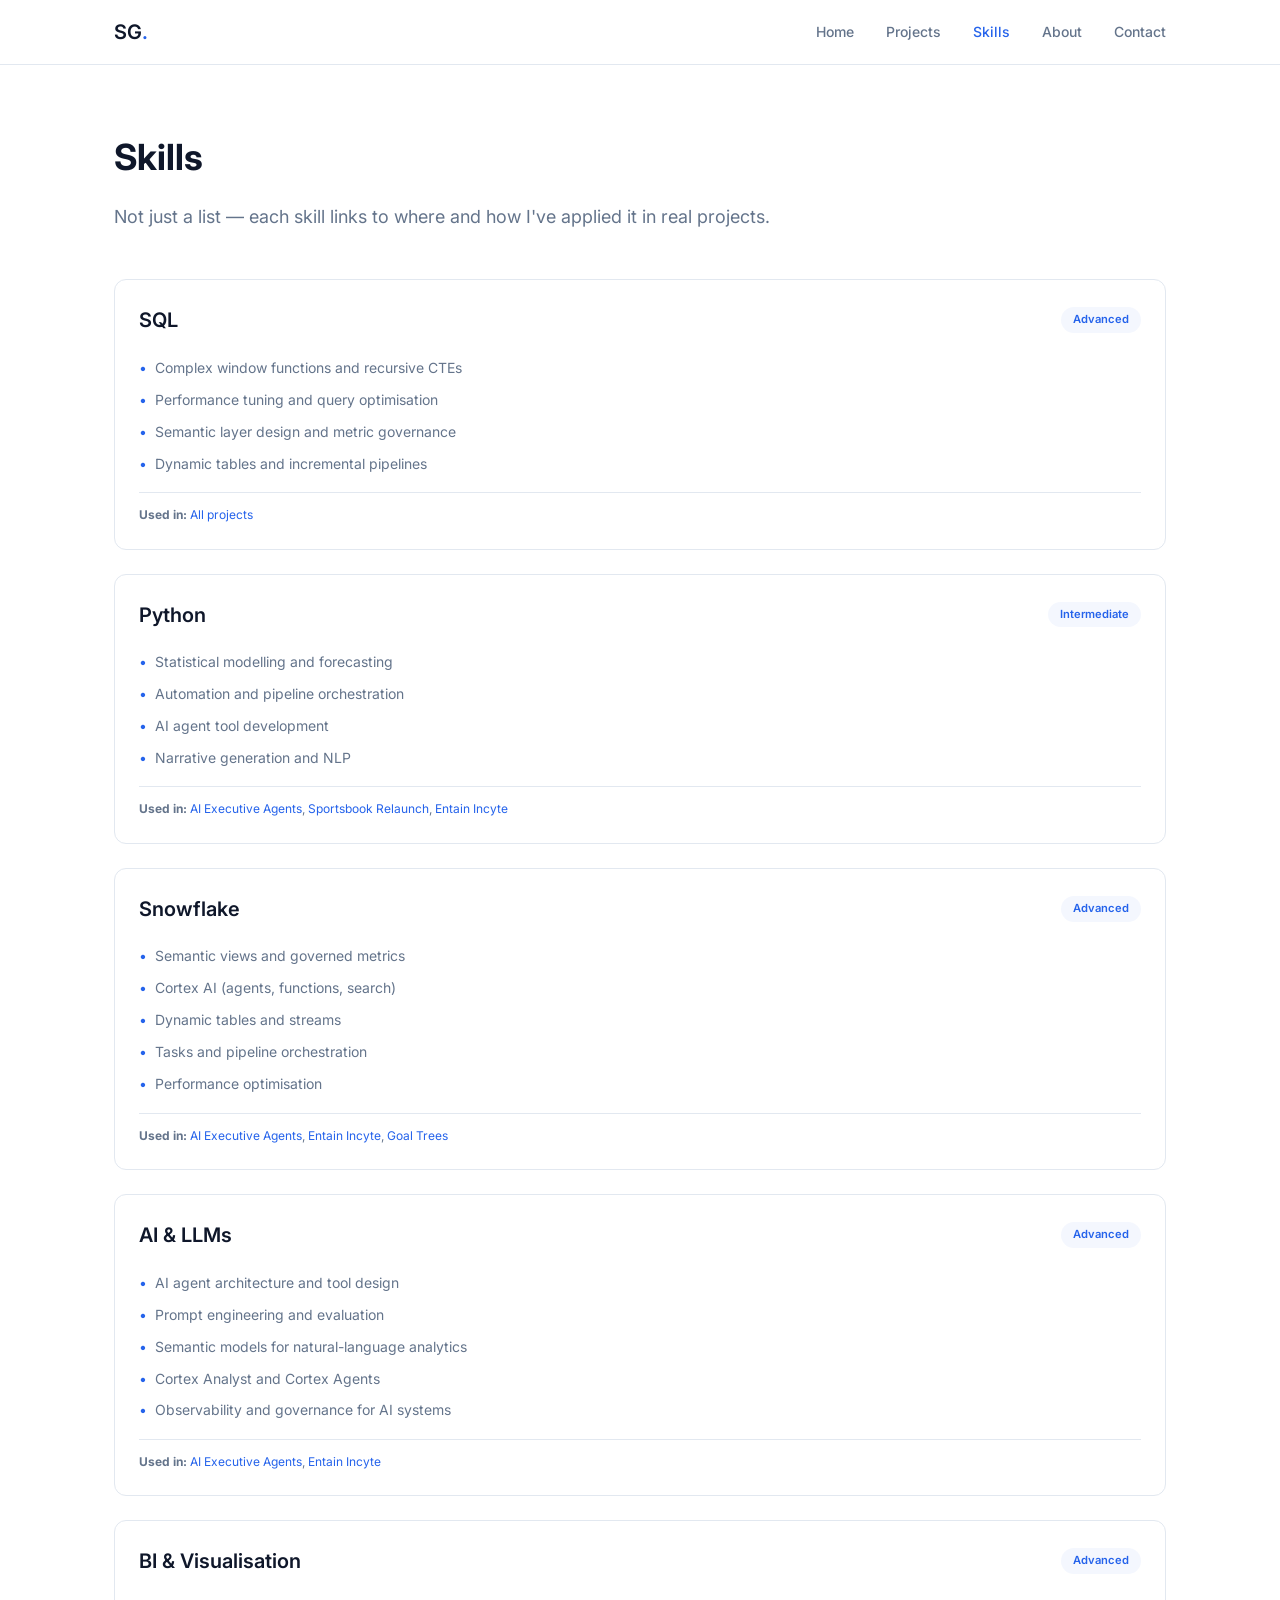
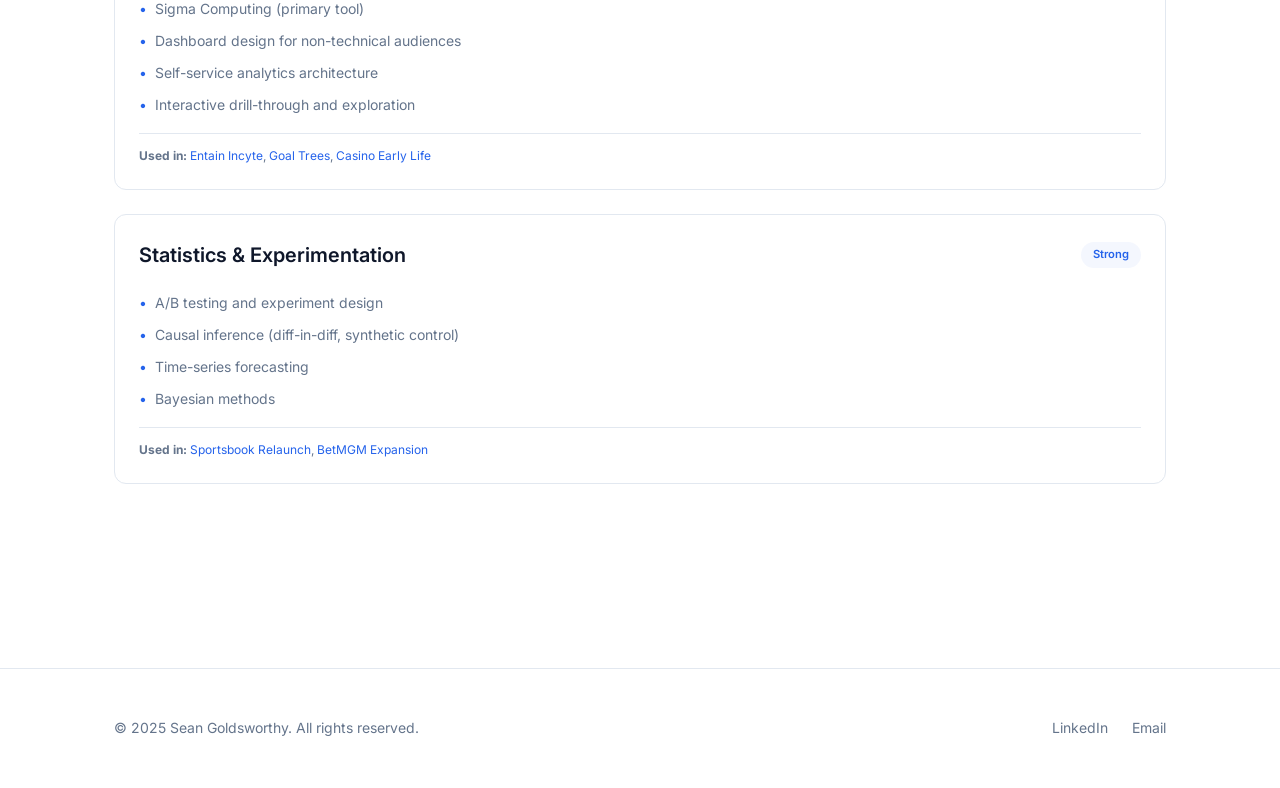
<file: skills.html>
<!DOCTYPE html>
<html lang="en">
<head>
  <meta charset="UTF-8">
  <meta name="viewport" content="width=device-width, initial-scale=1.0">
  <title>Skills — Sean Goldsworthy</title>
  <meta name="description" content="Technical skills in SQL, Python, Snowflake, AI, and analytics engineering.">
  <link rel="stylesheet" href="style.css">
  <link href="https://fonts.googleapis.com/css2?family=Inter:wght@300;400;500;600;700;800&display=swap" rel="stylesheet">
</head>
<body>

<header class="header">
  <div class="container header-inner">
    <a href="index.html" class="logo">SG<span>.</span></a>
    <nav class="nav">
      <a href="index.html">Home</a>
      <a href="projects.html">Projects</a>
      <a href="skills.html" class="active">Skills</a>
      <a href="about.html">About</a>
      <a href="contact.html">Contact</a>
    </nav>
  </div>
</header>

<section class="container py-16">
  <h1 class="text-4xl font-bold mb-4">Skills</h1>
  <p class="text-lg text-muted mb-12">Not just a list — each skill links to where and how I've applied it in real projects.</p>

  <div class="skill-card">
    <div class="skill-header">
      <h2 class="text-xl font-semibold">SQL</h2>
      <span class="skill-level">Advanced</span>
    </div>
    <ul class="skill-list">
      <li>Complex window functions and recursive CTEs</li>
      <li>Performance tuning and query optimisation</li>
      <li>Semantic layer design and metric governance</li>
      <li>Dynamic tables and incremental pipelines</li>
    </ul>
    <p class="skill-used"><strong>Used in:</strong> <a href="projects.html">All projects</a></p>
  </div>

  <div class="skill-card">
    <div class="skill-header">
      <h2 class="text-xl font-semibold">Python</h2>
      <span class="skill-level">Intermediate</span>
    </div>
    <ul class="skill-list">
      <li>Statistical modelling and forecasting</li>
      <li>Automation and pipeline orchestration</li>
      <li>AI agent tool development</li>
      <li>Narrative generation and NLP</li>
    </ul>
    <p class="skill-used"><strong>Used in:</strong> <a href="projects/ai-executive-agents.html">AI Executive Agents</a>, <a href="projects/sportsbook-relaunch.html">Sportsbook Relaunch</a>, <a href="projects/entain-incyte.html">Entain Incyte</a></p>
  </div>

  <div class="skill-card">
    <div class="skill-header">
      <h2 class="text-xl font-semibold">Snowflake</h2>
      <span class="skill-level">Advanced</span>
    </div>
    <ul class="skill-list">
      <li>Semantic views and governed metrics</li>
      <li>Cortex AI (agents, functions, search)</li>
      <li>Dynamic tables and streams</li>
      <li>Tasks and pipeline orchestration</li>
      <li>Performance optimisation</li>
    </ul>
    <p class="skill-used"><strong>Used in:</strong> <a href="projects/ai-executive-agents.html">AI Executive Agents</a>, <a href="projects/entain-incyte.html">Entain Incyte</a>, <a href="projects/goal-trees.html">Goal Trees</a></p>
  </div>

  <div class="skill-card">
    <div class="skill-header">
      <h2 class="text-xl font-semibold">AI & LLMs</h2>
      <span class="skill-level">Advanced</span>
    </div>
    <ul class="skill-list">
      <li>AI agent architecture and tool design</li>
      <li>Prompt engineering and evaluation</li>
      <li>Semantic models for natural-language analytics</li>
      <li>Cortex Analyst and Cortex Agents</li>
      <li>Observability and governance for AI systems</li>
    </ul>
    <p class="skill-used"><strong>Used in:</strong> <a href="projects/ai-executive-agents.html">AI Executive Agents</a>, <a href="projects/entain-incyte.html">Entain Incyte</a></p>
  </div>

  <div class="skill-card">
    <div class="skill-header">
      <h2 class="text-xl font-semibold">BI & Visualisation</h2>
      <span class="skill-level">Advanced</span>
    </div>
    <ul class="skill-list">
      <li>Sigma Computing (primary tool)</li>
      <li>Dashboard design for non-technical audiences</li>
      <li>Self-service analytics architecture</li>
      <li>Interactive drill-through and exploration</li>
    </ul>
    <p class="skill-used"><strong>Used in:</strong> <a href="projects/entain-incyte.html">Entain Incyte</a>, <a href="projects/goal-trees.html">Goal Trees</a>, <a href="projects/casino-early-life.html">Casino Early Life</a></p>
  </div>

  <div class="skill-card">
    <div class="skill-header">
      <h2 class="text-xl font-semibold">Statistics & Experimentation</h2>
      <span class="skill-level">Strong</span>
    </div>
    <ul class="skill-list">
      <li>A/B testing and experiment design</li>
      <li>Causal inference (diff-in-diff, synthetic control)</li>
      <li>Time-series forecasting</li>
      <li>Bayesian methods</li>
    </ul>
    <p class="skill-used"><strong>Used in:</strong> <a href="projects/sportsbook-relaunch.html">Sportsbook Relaunch</a>, <a href="projects/betmgm-expansion.html">BetMGM Expansion</a></p>
  </div>
</section>

<footer class="footer">
  <div class="container footer-inner">
    <p class="text-sm text-muted">&copy; 2025 Sean Goldsworthy. All rights reserved.</p>
    <div class="footer-links">
      <a href="https://www.linkedin.com/in/sean-goldsworthy-2992a6145" target="_blank">LinkedIn</a>
      <a href="mailto:spgoldy1995@hotmail.com">Email</a>
    </div>
  </div>
</footer>

</body>
</html>
</file>
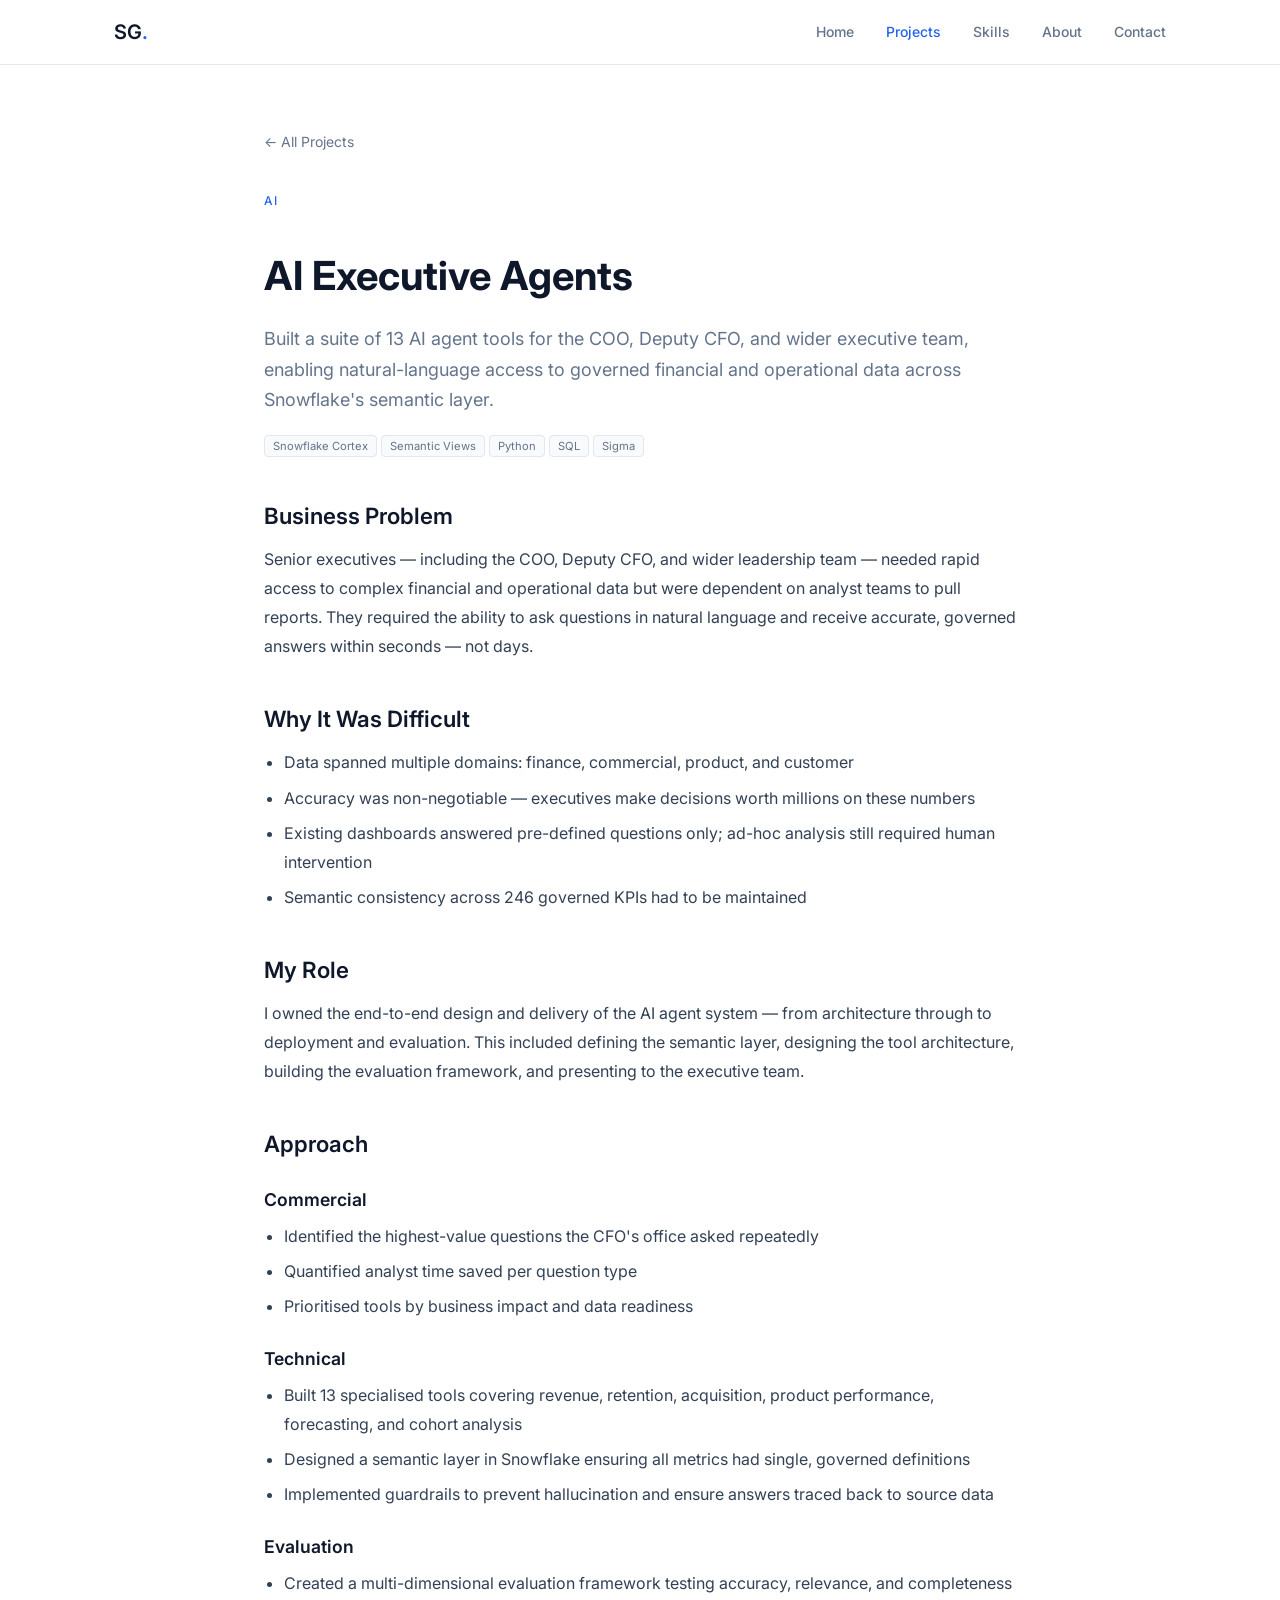
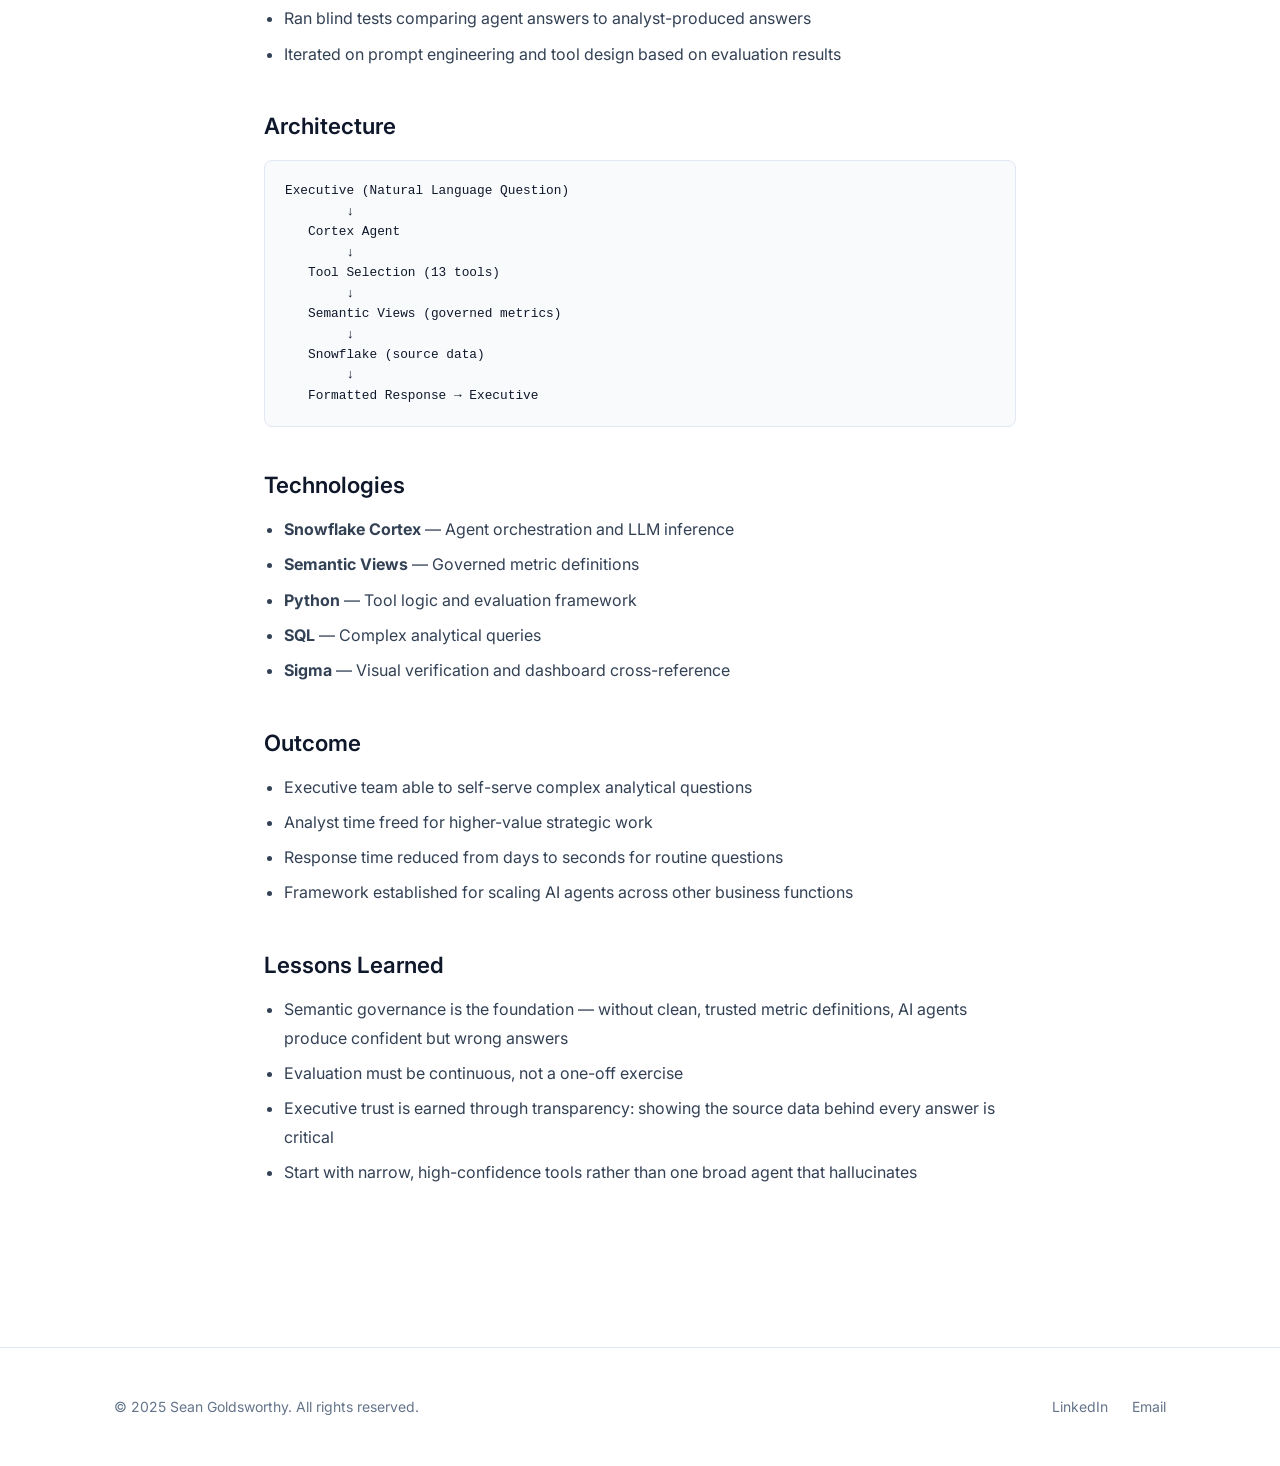
<file: projects/ai-executive-agents.html>
<!DOCTYPE html>
<html lang="en">
<head>
  <meta charset="UTF-8">
  <meta name="viewport" content="width=device-width, initial-scale=1.0">
  <title>AI Executive Agents — Sean Goldsworthy</title>
  <meta name="description" content="Built a suite of 13 AI agent tools for the Deputy CFO, enabling natural-language access to financial and operational data.">
  <link rel="stylesheet" href="../style.css">
  <link href="https://fonts.googleapis.com/css2?family=Inter:wght@300;400;500;600;700;800&display=swap" rel="stylesheet">
</head>
<body>

<header class="header">
  <div class="container header-inner">
    <a href="../index.html" class="logo">SG<span>.</span></a>
    <nav class="nav">
      <a href="../index.html">Home</a>
      <a href="../projects.html" class="active">Projects</a>
      <a href="../skills.html">Skills</a>
      <a href="../about.html">About</a>
      <a href="../contact.html">Contact</a>
    </nav>
  </div>
</header>

<article class="case-study">
  <a href="../projects.html" class="back-link">&larr; All Projects</a>

  <div class="mt-8">
    <span class="tag text-xs font-medium text-accent uppercase tracking-wide">AI</span>
    <h1>AI Executive Agents</h1>
    <p class="summary">Built a suite of 13 AI agent tools for the COO, Deputy CFO, and wider executive team, enabling natural-language access to governed financial and operational data across Snowflake's semantic layer.</p>
    <div class="tech-tags mt-4">
      <span class="tech-tag">Snowflake Cortex</span>
      <span class="tech-tag">Semantic Views</span>
      <span class="tech-tag">Python</span>
      <span class="tech-tag">SQL</span>
      <span class="tech-tag">Sigma</span>
    </div>
  </div>

  <h2>Business Problem</h2>
  <p>Senior executives — including the COO, Deputy CFO, and wider leadership team — needed rapid access to complex financial and operational data but were dependent on analyst teams to pull reports. They required the ability to ask questions in natural language and receive accurate, governed answers within seconds — not days.</p>

  <h2>Why It Was Difficult</h2>
  <ul>
    <li>Data spanned multiple domains: finance, commercial, product, and customer</li>
    <li>Accuracy was non-negotiable — executives make decisions worth millions on these numbers</li>
    <li>Existing dashboards answered pre-defined questions only; ad-hoc analysis still required human intervention</li>
    <li>Semantic consistency across 246 governed KPIs had to be maintained</li>
  </ul>

  <h2>My Role</h2>
  <p>I owned the end-to-end design and delivery of the AI agent system — from architecture through to deployment and evaluation. This included defining the semantic layer, designing the tool architecture, building the evaluation framework, and presenting to the executive team.</p>

  <h2>Approach</h2>

  <h3>Commercial</h3>
  <ul>
    <li>Identified the highest-value questions the CFO's office asked repeatedly</li>
    <li>Quantified analyst time saved per question type</li>
    <li>Prioritised tools by business impact and data readiness</li>
  </ul>

  <h3>Technical</h3>
  <ul>
    <li>Built 13 specialised tools covering revenue, retention, acquisition, product performance, forecasting, and cohort analysis</li>
    <li>Designed a semantic layer in Snowflake ensuring all metrics had single, governed definitions</li>
    <li>Implemented guardrails to prevent hallucination and ensure answers traced back to source data</li>
  </ul>

  <h3>Evaluation</h3>
  <ul>
    <li>Created a multi-dimensional evaluation framework testing accuracy, relevance, and completeness</li>
    <li>Ran blind tests comparing agent answers to analyst-produced answers</li>
    <li>Iterated on prompt engineering and tool design based on evaluation results</li>
  </ul>

  <h2>Architecture</h2>
  <pre>
Executive (Natural Language Question)
        ↓
   Cortex Agent
        ↓
   Tool Selection (13 tools)
        ↓
   Semantic Views (governed metrics)
        ↓
   Snowflake (source data)
        ↓
   Formatted Response → Executive</pre>

  <h2>Technologies</h2>
  <ul>
    <li><strong>Snowflake Cortex</strong> — Agent orchestration and LLM inference</li>
    <li><strong>Semantic Views</strong> — Governed metric definitions</li>
    <li><strong>Python</strong> — Tool logic and evaluation framework</li>
    <li><strong>SQL</strong> — Complex analytical queries</li>
    <li><strong>Sigma</strong> — Visual verification and dashboard cross-reference</li>
  </ul>

  <h2>Outcome</h2>
  <ul>
    <li>Executive team able to self-serve complex analytical questions</li>
    <li>Analyst time freed for higher-value strategic work</li>
    <li>Response time reduced from days to seconds for routine questions</li>
    <li>Framework established for scaling AI agents across other business functions</li>
  </ul>

  <h2>Lessons Learned</h2>
  <ul>
    <li>Semantic governance is the foundation — without clean, trusted metric definitions, AI agents produce confident but wrong answers</li>
    <li>Evaluation must be continuous, not a one-off exercise</li>
    <li>Executive trust is earned through transparency: showing the source data behind every answer is critical</li>
    <li>Start with narrow, high-confidence tools rather than one broad agent that hallucinates</li>
  </ul>
</article>

<footer class="footer">
  <div class="container footer-inner">
    <p class="text-sm text-muted">&copy; 2025 Sean Goldsworthy. All rights reserved.</p>
    <div class="footer-links">
      <a href="https://www.linkedin.com/in/sean-goldsworthy-2992a6145" target="_blank">LinkedIn</a>
      <a href="mailto:spgoldy1995@hotmail.com">Email</a>
    </div>
  </div>
</footer>

</body>
</html>
</file>
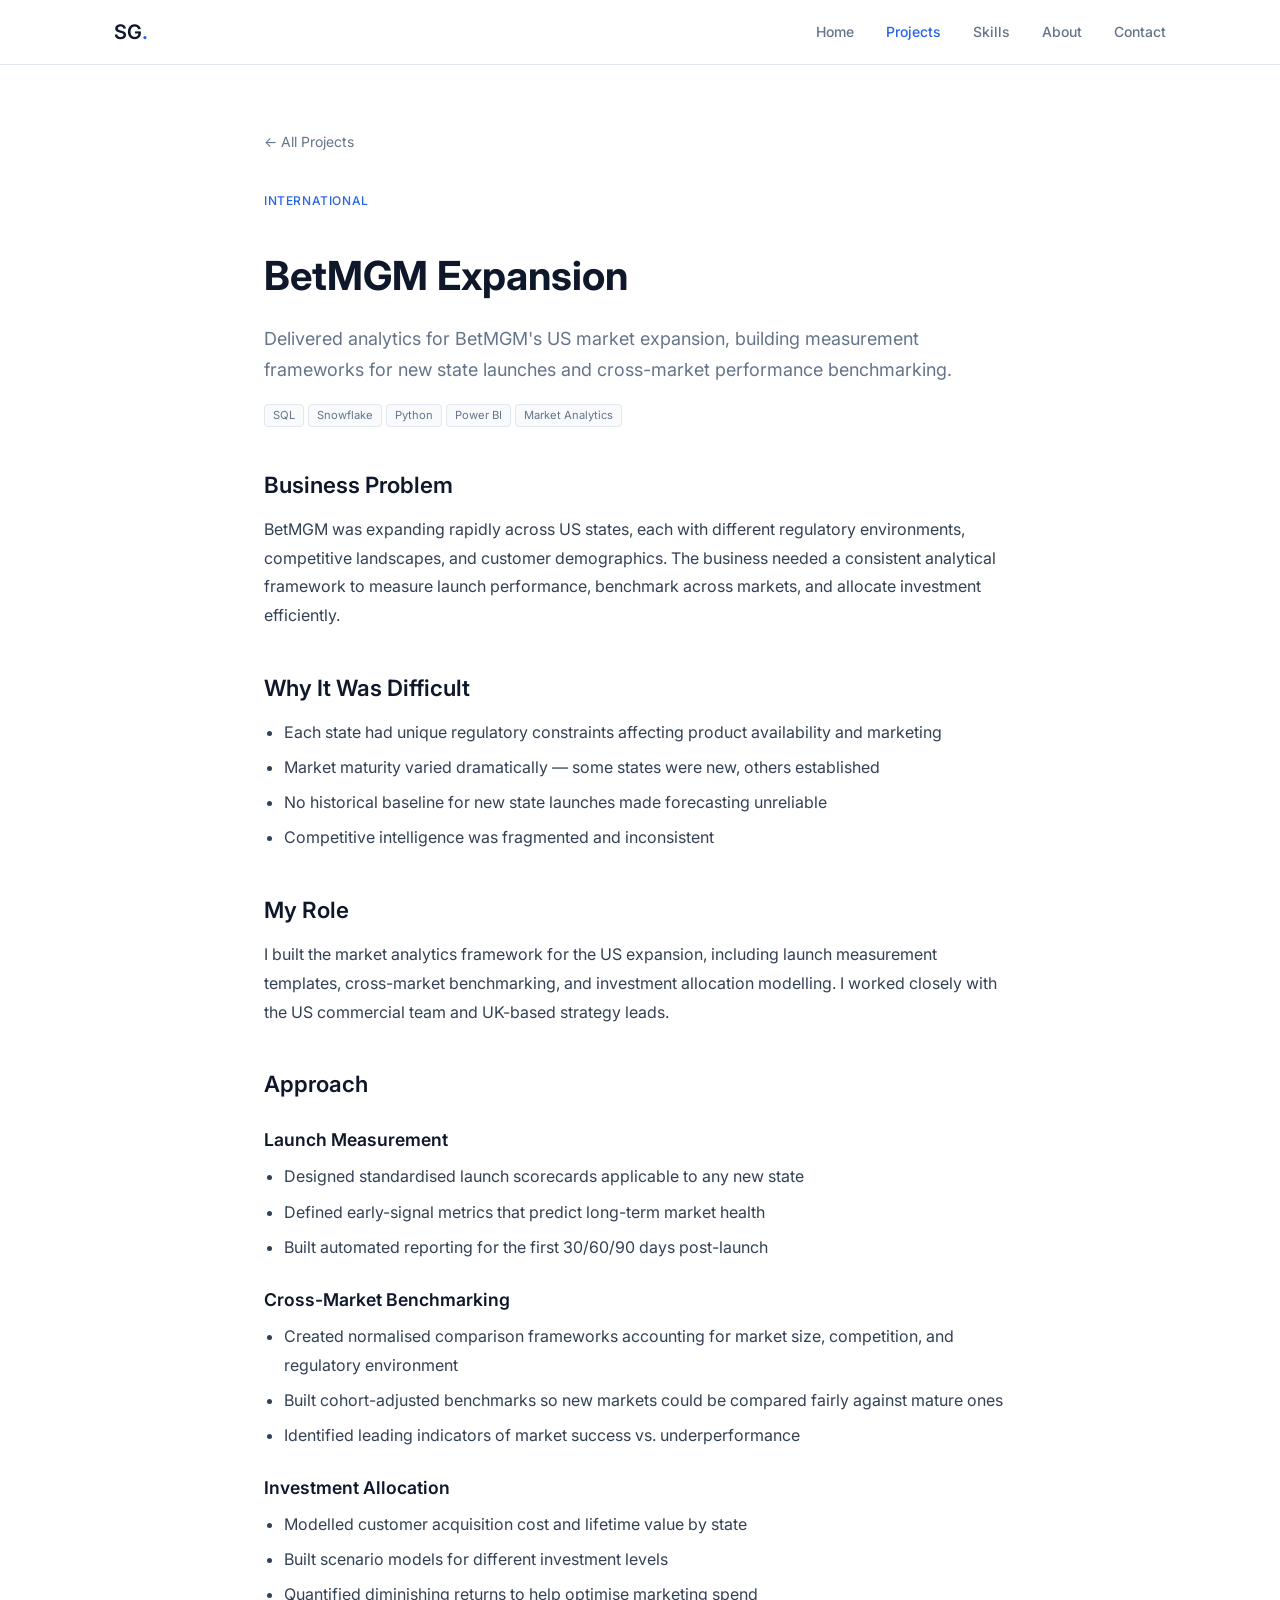
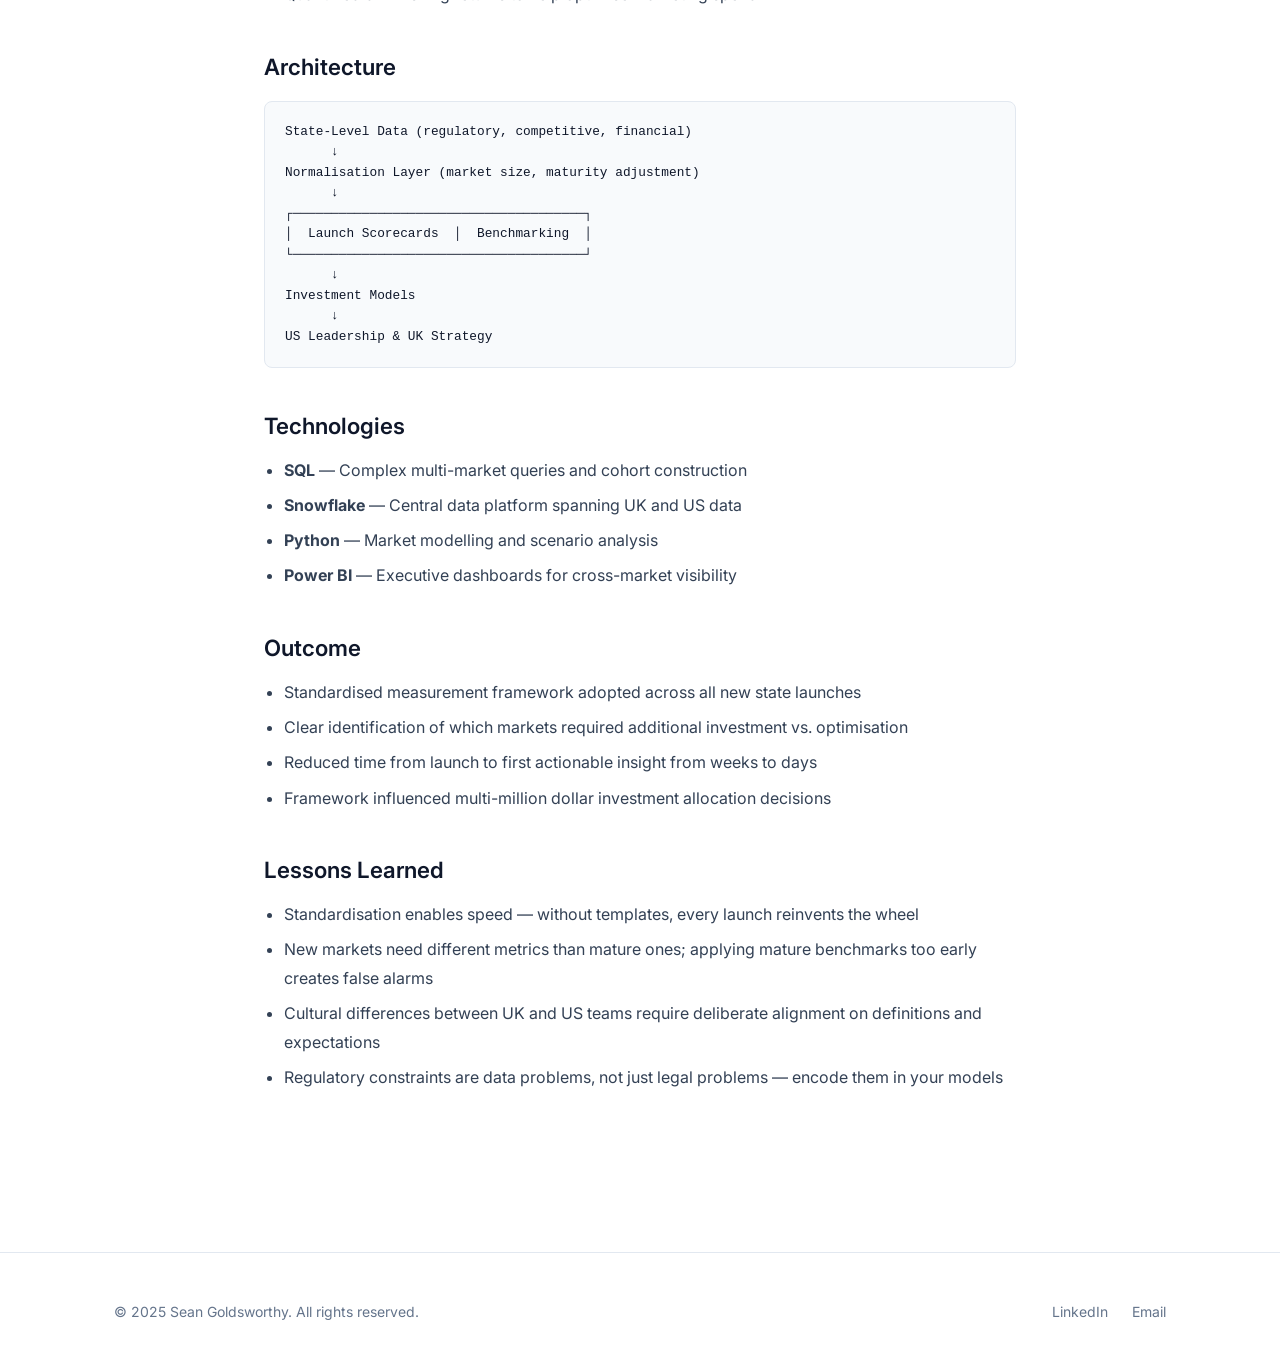
<file: projects/betmgm-expansion.html>
<!DOCTYPE html>
<html lang="en">
<head>
  <meta charset="UTF-8">
  <meta name="viewport" content="width=device-width, initial-scale=1.0">
  <title>BetMGM Expansion — Sean Goldsworthy</title>
  <meta name="description" content="Market analytics for BetMGM's US expansion — launch measurement, benchmarking, investment allocation.">
  <link rel="stylesheet" href="../style.css">
  <link href="https://fonts.googleapis.com/css2?family=Inter:wght@300;400;500;600;700;800&display=swap" rel="stylesheet">
</head>
<body>

<header class="header">
  <div class="container header-inner">
    <a href="../index.html" class="logo">SG<span>.</span></a>
    <nav class="nav">
      <a href="../index.html">Home</a>
      <a href="../projects.html" class="active">Projects</a>
      <a href="../skills.html">Skills</a>
      <a href="../about.html">About</a>
      <a href="../contact.html">Contact</a>
    </nav>
  </div>
</header>

<article class="case-study">
  <a href="../projects.html" class="back-link">&larr; All Projects</a>

  <div class="mt-8">
    <span class="tag text-xs font-medium text-accent uppercase tracking-wide">International</span>
    <h1>BetMGM Expansion</h1>
    <p class="summary">Delivered analytics for BetMGM's US market expansion, building measurement frameworks for new state launches and cross-market performance benchmarking.</p>
    <div class="tech-tags mt-4">
      <span class="tech-tag">SQL</span>
      <span class="tech-tag">Snowflake</span>
      <span class="tech-tag">Python</span>
      <span class="tech-tag">Power BI</span>
      <span class="tech-tag">Market Analytics</span>
    </div>
  </div>

  <h2>Business Problem</h2>
  <p>BetMGM was expanding rapidly across US states, each with different regulatory environments, competitive landscapes, and customer demographics. The business needed a consistent analytical framework to measure launch performance, benchmark across markets, and allocate investment efficiently.</p>

  <h2>Why It Was Difficult</h2>
  <ul>
    <li>Each state had unique regulatory constraints affecting product availability and marketing</li>
    <li>Market maturity varied dramatically — some states were new, others established</li>
    <li>No historical baseline for new state launches made forecasting unreliable</li>
    <li>Competitive intelligence was fragmented and inconsistent</li>
  </ul>

  <h2>My Role</h2>
  <p>I built the market analytics framework for the US expansion, including launch measurement templates, cross-market benchmarking, and investment allocation modelling. I worked closely with the US commercial team and UK-based strategy leads.</p>

  <h2>Approach</h2>

  <h3>Launch Measurement</h3>
  <ul>
    <li>Designed standardised launch scorecards applicable to any new state</li>
    <li>Defined early-signal metrics that predict long-term market health</li>
    <li>Built automated reporting for the first 30/60/90 days post-launch</li>
  </ul>

  <h3>Cross-Market Benchmarking</h3>
  <ul>
    <li>Created normalised comparison frameworks accounting for market size, competition, and regulatory environment</li>
    <li>Built cohort-adjusted benchmarks so new markets could be compared fairly against mature ones</li>
    <li>Identified leading indicators of market success vs. underperformance</li>
  </ul>

  <h3>Investment Allocation</h3>
  <ul>
    <li>Modelled customer acquisition cost and lifetime value by state</li>
    <li>Built scenario models for different investment levels</li>
    <li>Quantified diminishing returns to help optimise marketing spend</li>
  </ul>

  <h2>Architecture</h2>
  <pre>
State-Level Data (regulatory, competitive, financial)
      ↓
Normalisation Layer (market size, maturity adjustment)
      ↓
┌──────────────────────────────────────┐
│  Launch Scorecards  │  Benchmarking  │
└──────────────────────────────────────┘
      ↓
Investment Models
      ↓
US Leadership & UK Strategy</pre>

  <h2>Technologies</h2>
  <ul>
    <li><strong>SQL</strong> — Complex multi-market queries and cohort construction</li>
    <li><strong>Snowflake</strong> — Central data platform spanning UK and US data</li>
    <li><strong>Python</strong> — Market modelling and scenario analysis</li>
    <li><strong>Power BI</strong> — Executive dashboards for cross-market visibility</li>
  </ul>

  <h2>Outcome</h2>
  <ul>
    <li>Standardised measurement framework adopted across all new state launches</li>
    <li>Clear identification of which markets required additional investment vs. optimisation</li>
    <li>Reduced time from launch to first actionable insight from weeks to days</li>
    <li>Framework influenced multi-million dollar investment allocation decisions</li>
  </ul>

  <h2>Lessons Learned</h2>
  <ul>
    <li>Standardisation enables speed — without templates, every launch reinvents the wheel</li>
    <li>New markets need different metrics than mature ones; applying mature benchmarks too early creates false alarms</li>
    <li>Cultural differences between UK and US teams require deliberate alignment on definitions and expectations</li>
    <li>Regulatory constraints are data problems, not just legal problems — encode them in your models</li>
  </ul>
</article>

<footer class="footer">
  <div class="container footer-inner">
    <p class="text-sm text-muted">&copy; 2025 Sean Goldsworthy. All rights reserved.</p>
    <div class="footer-links">
      <a href="https://www.linkedin.com/in/sean-goldsworthy-2992a6145" target="_blank">LinkedIn</a>
      <a href="mailto:spgoldy1995@hotmail.com">Email</a>
    </div>
  </div>
</footer>

</body>
</html>
</file>
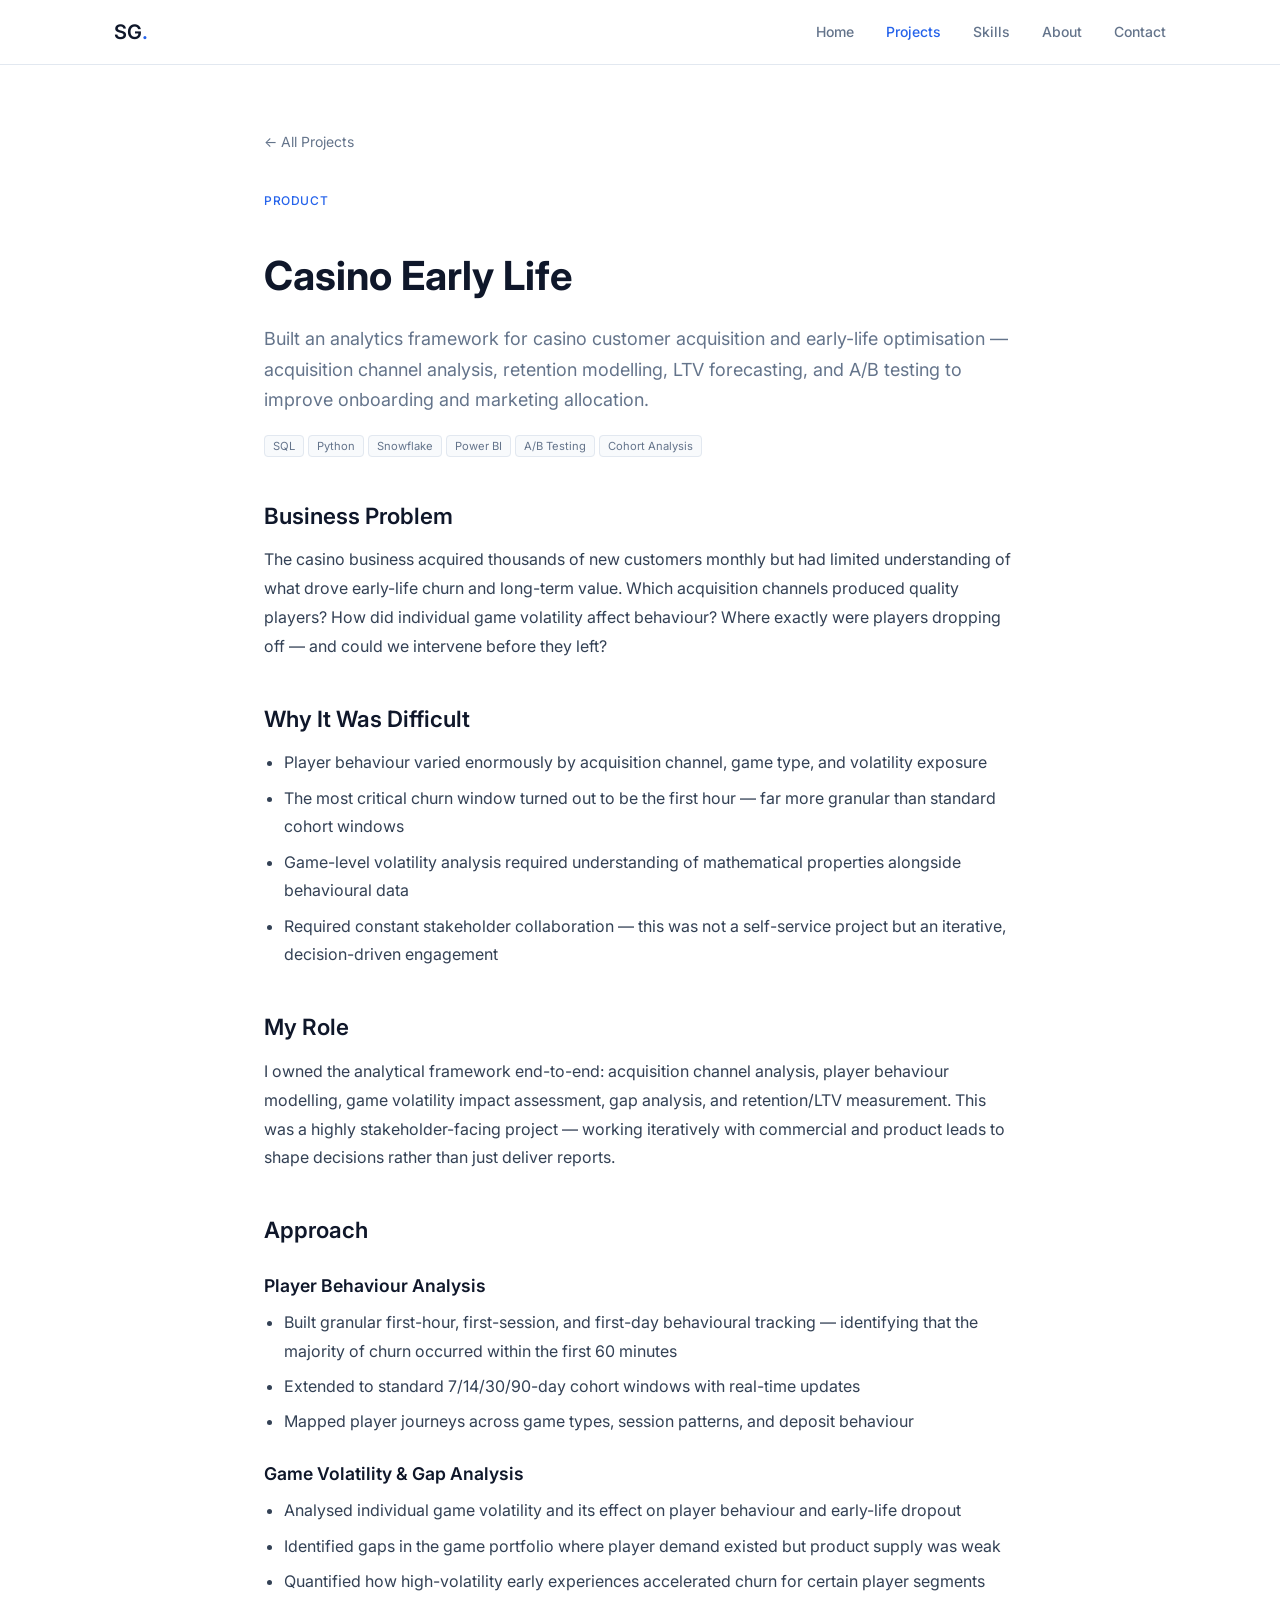
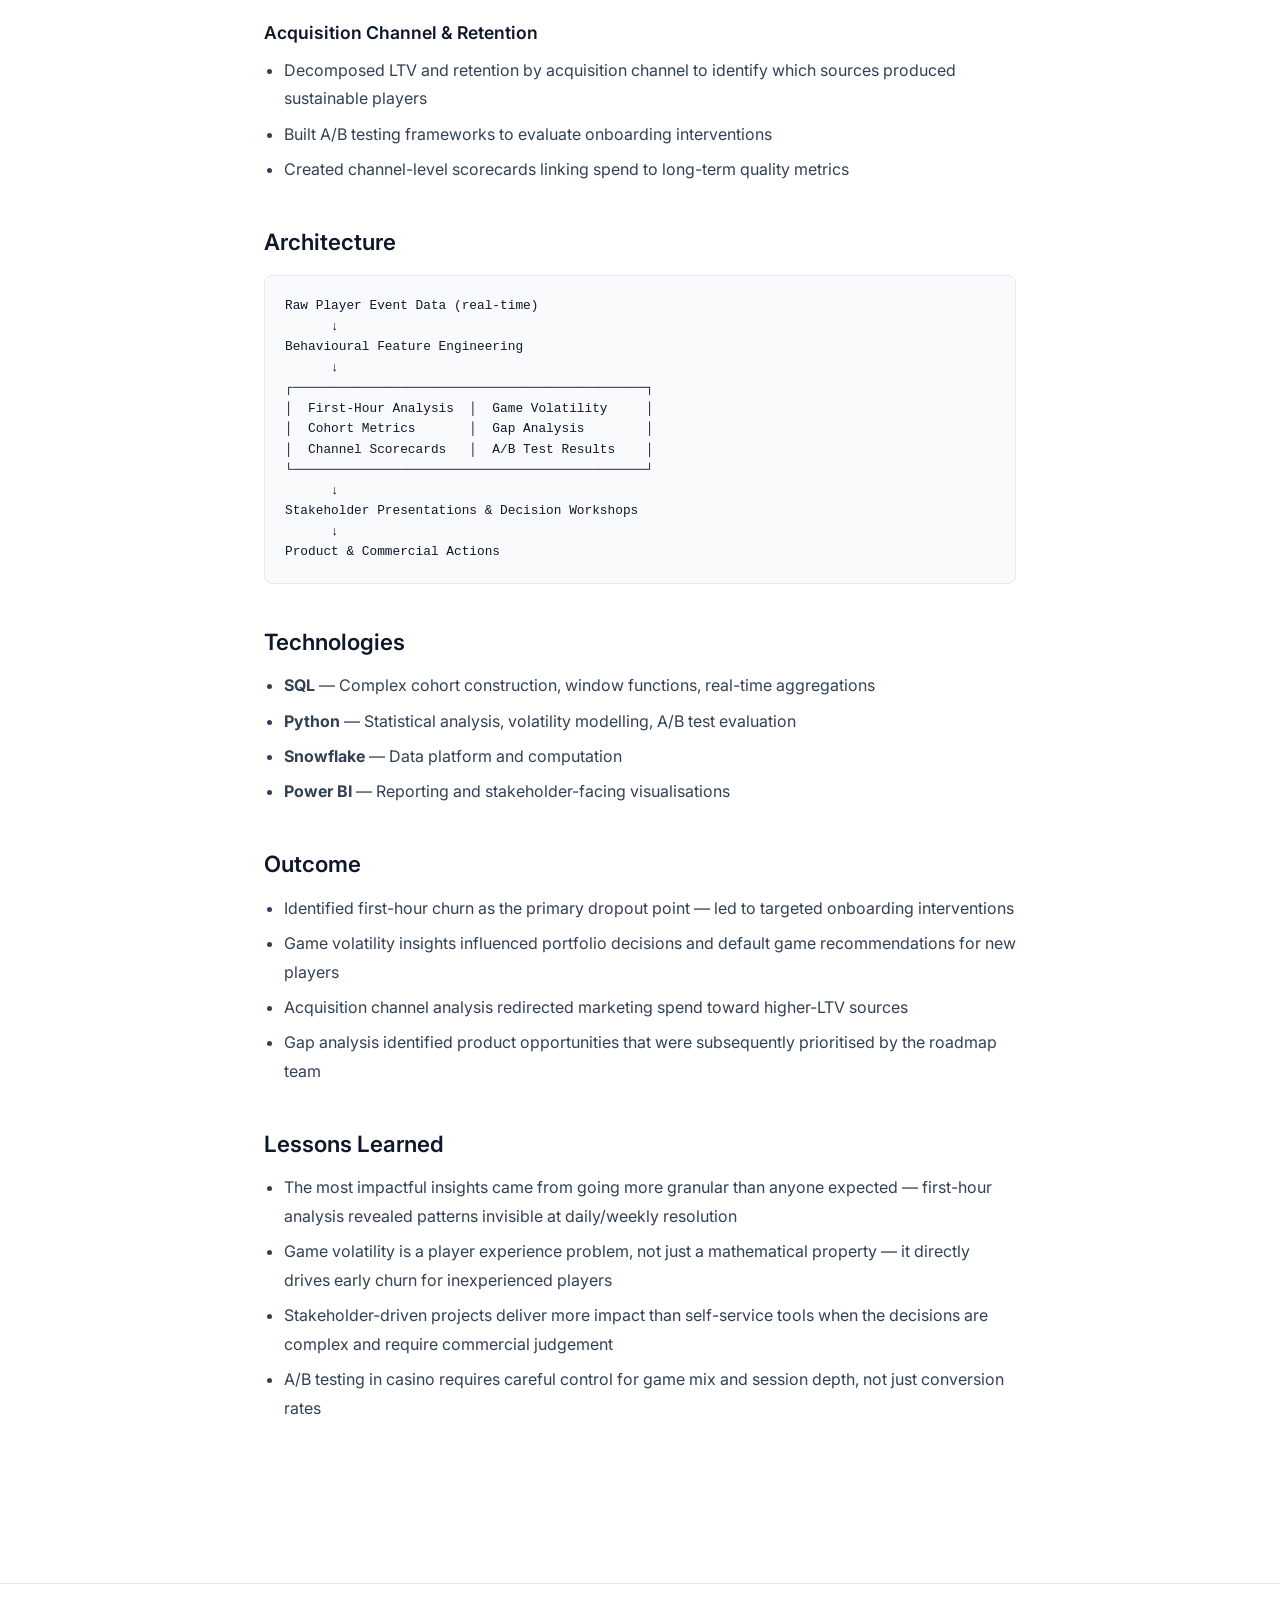
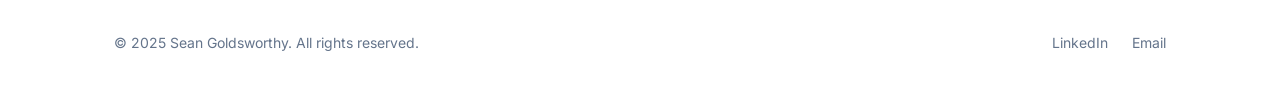
<file: projects/casino-early-life.html>
<!DOCTYPE html>
<html lang="en">
<head>
  <meta charset="UTF-8">
  <meta name="viewport" content="width=device-width, initial-scale=1.0">
  <title>Casino Early Life — Sean Goldsworthy</title>
  <meta name="description" content="Cohort analytics framework identifying behavioural signals that predict long-term customer value.">
  <link rel="stylesheet" href="../style.css">
  <link href="https://fonts.googleapis.com/css2?family=Inter:wght@300;400;500;600;700;800&display=swap" rel="stylesheet">
</head>
<body>

<header class="header">
  <div class="container header-inner">
    <a href="../index.html" class="logo">SG<span>.</span></a>
    <nav class="nav">
      <a href="../index.html">Home</a>
      <a href="../projects.html" class="active">Projects</a>
      <a href="../skills.html">Skills</a>
      <a href="../about.html">About</a>
      <a href="../contact.html">Contact</a>
    </nav>
  </div>
</header>

<article class="case-study">
  <a href="../projects.html" class="back-link">&larr; All Projects</a>

  <div class="mt-8">
    <span class="tag text-xs font-medium text-accent uppercase tracking-wide">Product</span>
    <h1>Casino Early Life</h1>
    <p class="summary">Built an analytics framework for casino customer acquisition and early-life optimisation — acquisition channel analysis, retention modelling, LTV forecasting, and A/B testing to improve onboarding and marketing allocation.</p>
    <div class="tech-tags mt-4">
      <span class="tech-tag">SQL</span>
      <span class="tech-tag">Python</span>
      <span class="tech-tag">Snowflake</span>
      <span class="tech-tag">Power BI</span>
      <span class="tech-tag">A/B Testing</span>
      <span class="tech-tag">Cohort Analysis</span>
    </div>
  </div>

  <h2>Business Problem</h2>
  <p>The casino business acquired thousands of new customers monthly but had limited understanding of what drove early-life churn and long-term value. Which acquisition channels produced quality players? How did individual game volatility affect behaviour? Where exactly were players dropping off — and could we intervene before they left?</p>

  <h2>Why It Was Difficult</h2>
  <ul>
    <li>Player behaviour varied enormously by acquisition channel, game type, and volatility exposure</li>
    <li>The most critical churn window turned out to be the first hour — far more granular than standard cohort windows</li>
    <li>Game-level volatility analysis required understanding of mathematical properties alongside behavioural data</li>
    <li>Required constant stakeholder collaboration — this was not a self-service project but an iterative, decision-driven engagement</li>
  </ul>

  <h2>My Role</h2>
  <p>I owned the analytical framework end-to-end: acquisition channel analysis, player behaviour modelling, game volatility impact assessment, gap analysis, and retention/LTV measurement. This was a highly stakeholder-facing project — working iteratively with commercial and product leads to shape decisions rather than just deliver reports.</p>

  <h2>Approach</h2>

  <h3>Player Behaviour Analysis</h3>
  <ul>
    <li>Built granular first-hour, first-session, and first-day behavioural tracking — identifying that the majority of churn occurred within the first 60 minutes</li>
    <li>Extended to standard 7/14/30/90-day cohort windows with real-time updates</li>
    <li>Mapped player journeys across game types, session patterns, and deposit behaviour</li>
  </ul>

  <h3>Game Volatility & Gap Analysis</h3>
  <ul>
    <li>Analysed individual game volatility and its effect on player behaviour and early-life dropout</li>
    <li>Identified gaps in the game portfolio where player demand existed but product supply was weak</li>
    <li>Quantified how high-volatility early experiences accelerated churn for certain player segments</li>
  </ul>

  <h3>Acquisition Channel & Retention</h3>
  <ul>
    <li>Decomposed LTV and retention by acquisition channel to identify which sources produced sustainable players</li>
    <li>Built A/B testing frameworks to evaluate onboarding interventions</li>
    <li>Created channel-level scorecards linking spend to long-term quality metrics</li>
  </ul>

  <h2>Architecture</h2>
  <pre>
Raw Player Event Data (real-time)
      ↓
Behavioural Feature Engineering
      ↓
┌──────────────────────────────────────────────┐
│  First-Hour Analysis  │  Game Volatility     │
│  Cohort Metrics       │  Gap Analysis        │
│  Channel Scorecards   │  A/B Test Results    │
└──────────────────────────────────────────────┘
      ↓
Stakeholder Presentations & Decision Workshops
      ↓
Product & Commercial Actions</pre>

  <h2>Technologies</h2>
  <ul>
    <li><strong>SQL</strong> — Complex cohort construction, window functions, real-time aggregations</li>
    <li><strong>Python</strong> — Statistical analysis, volatility modelling, A/B test evaluation</li>
    <li><strong>Snowflake</strong> — Data platform and computation</li>
    <li><strong>Power BI</strong> — Reporting and stakeholder-facing visualisations</li>
  </ul>

  <h2>Outcome</h2>
  <ul>
    <li>Identified first-hour churn as the primary dropout point — led to targeted onboarding interventions</li>
    <li>Game volatility insights influenced portfolio decisions and default game recommendations for new players</li>
    <li>Acquisition channel analysis redirected marketing spend toward higher-LTV sources</li>
    <li>Gap analysis identified product opportunities that were subsequently prioritised by the roadmap team</li>
  </ul>

  <h2>Lessons Learned</h2>
  <ul>
    <li>The most impactful insights came from going more granular than anyone expected — first-hour analysis revealed patterns invisible at daily/weekly resolution</li>
    <li>Game volatility is a player experience problem, not just a mathematical property — it directly drives early churn for inexperienced players</li>
    <li>Stakeholder-driven projects deliver more impact than self-service tools when the decisions are complex and require commercial judgement</li>
    <li>A/B testing in casino requires careful control for game mix and session depth, not just conversion rates</li>
  </ul>
</article>

<footer class="footer">
  <div class="container footer-inner">
    <p class="text-sm text-muted">&copy; 2025 Sean Goldsworthy. All rights reserved.</p>
    <div class="footer-links">
      <a href="https://www.linkedin.com/in/sean-goldsworthy-2992a6145" target="_blank">LinkedIn</a>
      <a href="mailto:spgoldy1995@hotmail.com">Email</a>
    </div>
  </div>
</footer>

</body>
</html>
</file>
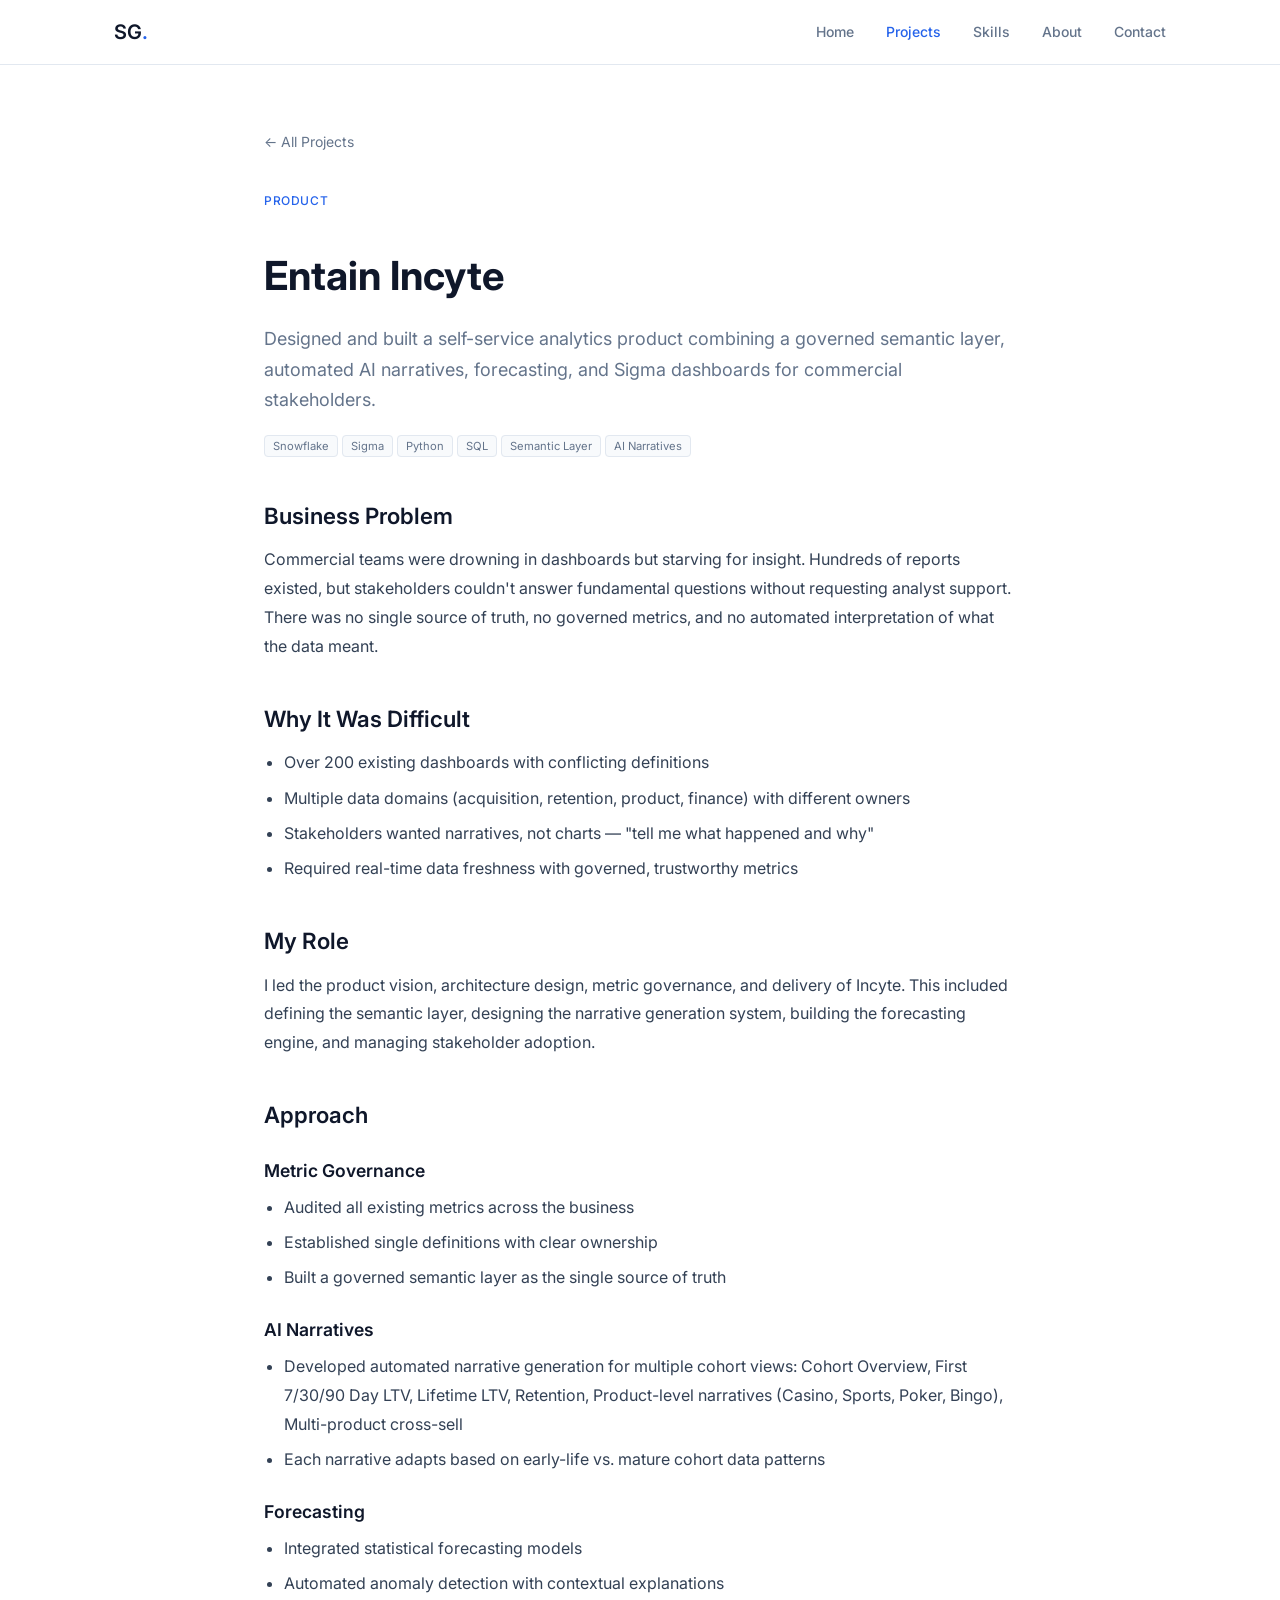
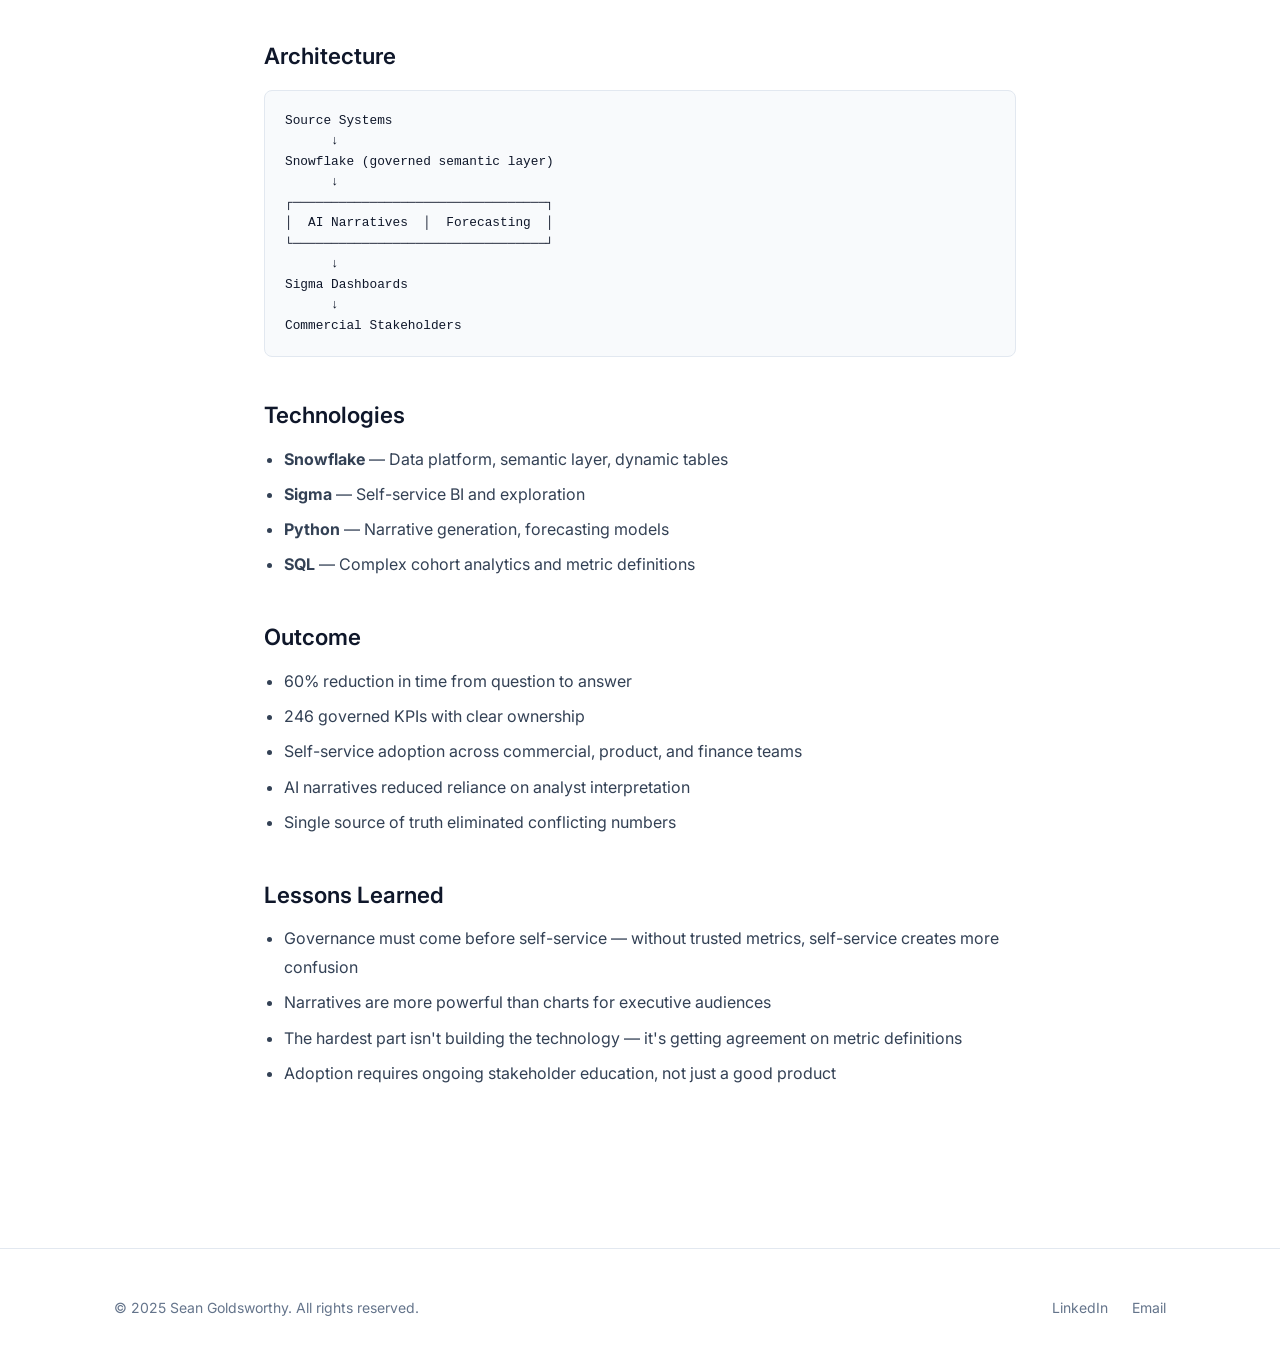
<file: projects/entain-incyte.html>
<!DOCTYPE html>
<html lang="en">
<head>
  <meta charset="UTF-8">
  <meta name="viewport" content="width=device-width, initial-scale=1.0">
  <title>Entain Incyte — Sean Goldsworthy</title>
  <meta name="description" content="Self-service analytics product with governed semantic layer, AI narratives, and forecasting.">
  <link rel="stylesheet" href="../style.css">
  <link href="https://fonts.googleapis.com/css2?family=Inter:wght@300;400;500;600;700;800&display=swap" rel="stylesheet">
</head>
<body>

<header class="header">
  <div class="container header-inner">
    <a href="../index.html" class="logo">SG<span>.</span></a>
    <nav class="nav">
      <a href="../index.html">Home</a>
      <a href="../projects.html" class="active">Projects</a>
      <a href="../skills.html">Skills</a>
      <a href="../about.html">About</a>
      <a href="../contact.html">Contact</a>
    </nav>
  </div>
</header>

<article class="case-study">
  <a href="../projects.html" class="back-link">&larr; All Projects</a>

  <div class="mt-8">
    <span class="tag text-xs font-medium text-accent uppercase tracking-wide">Product</span>
    <h1>Entain Incyte</h1>
    <p class="summary">Designed and built a self-service analytics product combining a governed semantic layer, automated AI narratives, forecasting, and Sigma dashboards for commercial stakeholders.</p>
    <div class="tech-tags mt-4">
      <span class="tech-tag">Snowflake</span>
      <span class="tech-tag">Sigma</span>
      <span class="tech-tag">Python</span>
      <span class="tech-tag">SQL</span>
      <span class="tech-tag">Semantic Layer</span>
      <span class="tech-tag">AI Narratives</span>
    </div>
  </div>

  <h2>Business Problem</h2>
  <p>Commercial teams were drowning in dashboards but starving for insight. Hundreds of reports existed, but stakeholders couldn't answer fundamental questions without requesting analyst support. There was no single source of truth, no governed metrics, and no automated interpretation of what the data meant.</p>

  <h2>Why It Was Difficult</h2>
  <ul>
    <li>Over 200 existing dashboards with conflicting definitions</li>
    <li>Multiple data domains (acquisition, retention, product, finance) with different owners</li>
    <li>Stakeholders wanted narratives, not charts — "tell me what happened and why"</li>
    <li>Required real-time data freshness with governed, trustworthy metrics</li>
  </ul>

  <h2>My Role</h2>
  <p>I led the product vision, architecture design, metric governance, and delivery of Incyte. This included defining the semantic layer, designing the narrative generation system, building the forecasting engine, and managing stakeholder adoption.</p>

  <h2>Approach</h2>

  <h3>Metric Governance</h3>
  <ul>
    <li>Audited all existing metrics across the business</li>
    <li>Established single definitions with clear ownership</li>
    <li>Built a governed semantic layer as the single source of truth</li>
  </ul>

  <h3>AI Narratives</h3>
  <ul>
    <li>Developed automated narrative generation for multiple cohort views: Cohort Overview, First 7/30/90 Day LTV, Lifetime LTV, Retention, Product-level narratives (Casino, Sports, Poker, Bingo), Multi-product cross-sell</li>
    <li>Each narrative adapts based on early-life vs. mature cohort data patterns</li>
  </ul>

  <h3>Forecasting</h3>
  <ul>
    <li>Integrated statistical forecasting models</li>
    <li>Automated anomaly detection with contextual explanations</li>
  </ul>

  <h2>Architecture</h2>
  <pre>
Source Systems
      ↓
Snowflake (governed semantic layer)
      ↓
┌─────────────────────────────────┐
│  AI Narratives  │  Forecasting  │
└─────────────────────────────────┘
      ↓
Sigma Dashboards
      ↓
Commercial Stakeholders</pre>

  <h2>Technologies</h2>
  <ul>
    <li><strong>Snowflake</strong> — Data platform, semantic layer, dynamic tables</li>
    <li><strong>Sigma</strong> — Self-service BI and exploration</li>
    <li><strong>Python</strong> — Narrative generation, forecasting models</li>
    <li><strong>SQL</strong> — Complex cohort analytics and metric definitions</li>
  </ul>

  <h2>Outcome</h2>
  <ul>
    <li>60% reduction in time from question to answer</li>
    <li>246 governed KPIs with clear ownership</li>
    <li>Self-service adoption across commercial, product, and finance teams</li>
    <li>AI narratives reduced reliance on analyst interpretation</li>
    <li>Single source of truth eliminated conflicting numbers</li>
  </ul>

  <h2>Lessons Learned</h2>
  <ul>
    <li>Governance must come before self-service — without trusted metrics, self-service creates more confusion</li>
    <li>Narratives are more powerful than charts for executive audiences</li>
    <li>The hardest part isn't building the technology — it's getting agreement on metric definitions</li>
    <li>Adoption requires ongoing stakeholder education, not just a good product</li>
  </ul>
</article>

<footer class="footer">
  <div class="container footer-inner">
    <p class="text-sm text-muted">&copy; 2025 Sean Goldsworthy. All rights reserved.</p>
    <div class="footer-links">
      <a href="https://www.linkedin.com/in/sean-goldsworthy-2992a6145" target="_blank">LinkedIn</a>
      <a href="mailto:spgoldy1995@hotmail.com">Email</a>
    </div>
  </div>
</footer>

</body>
</html>
</file>
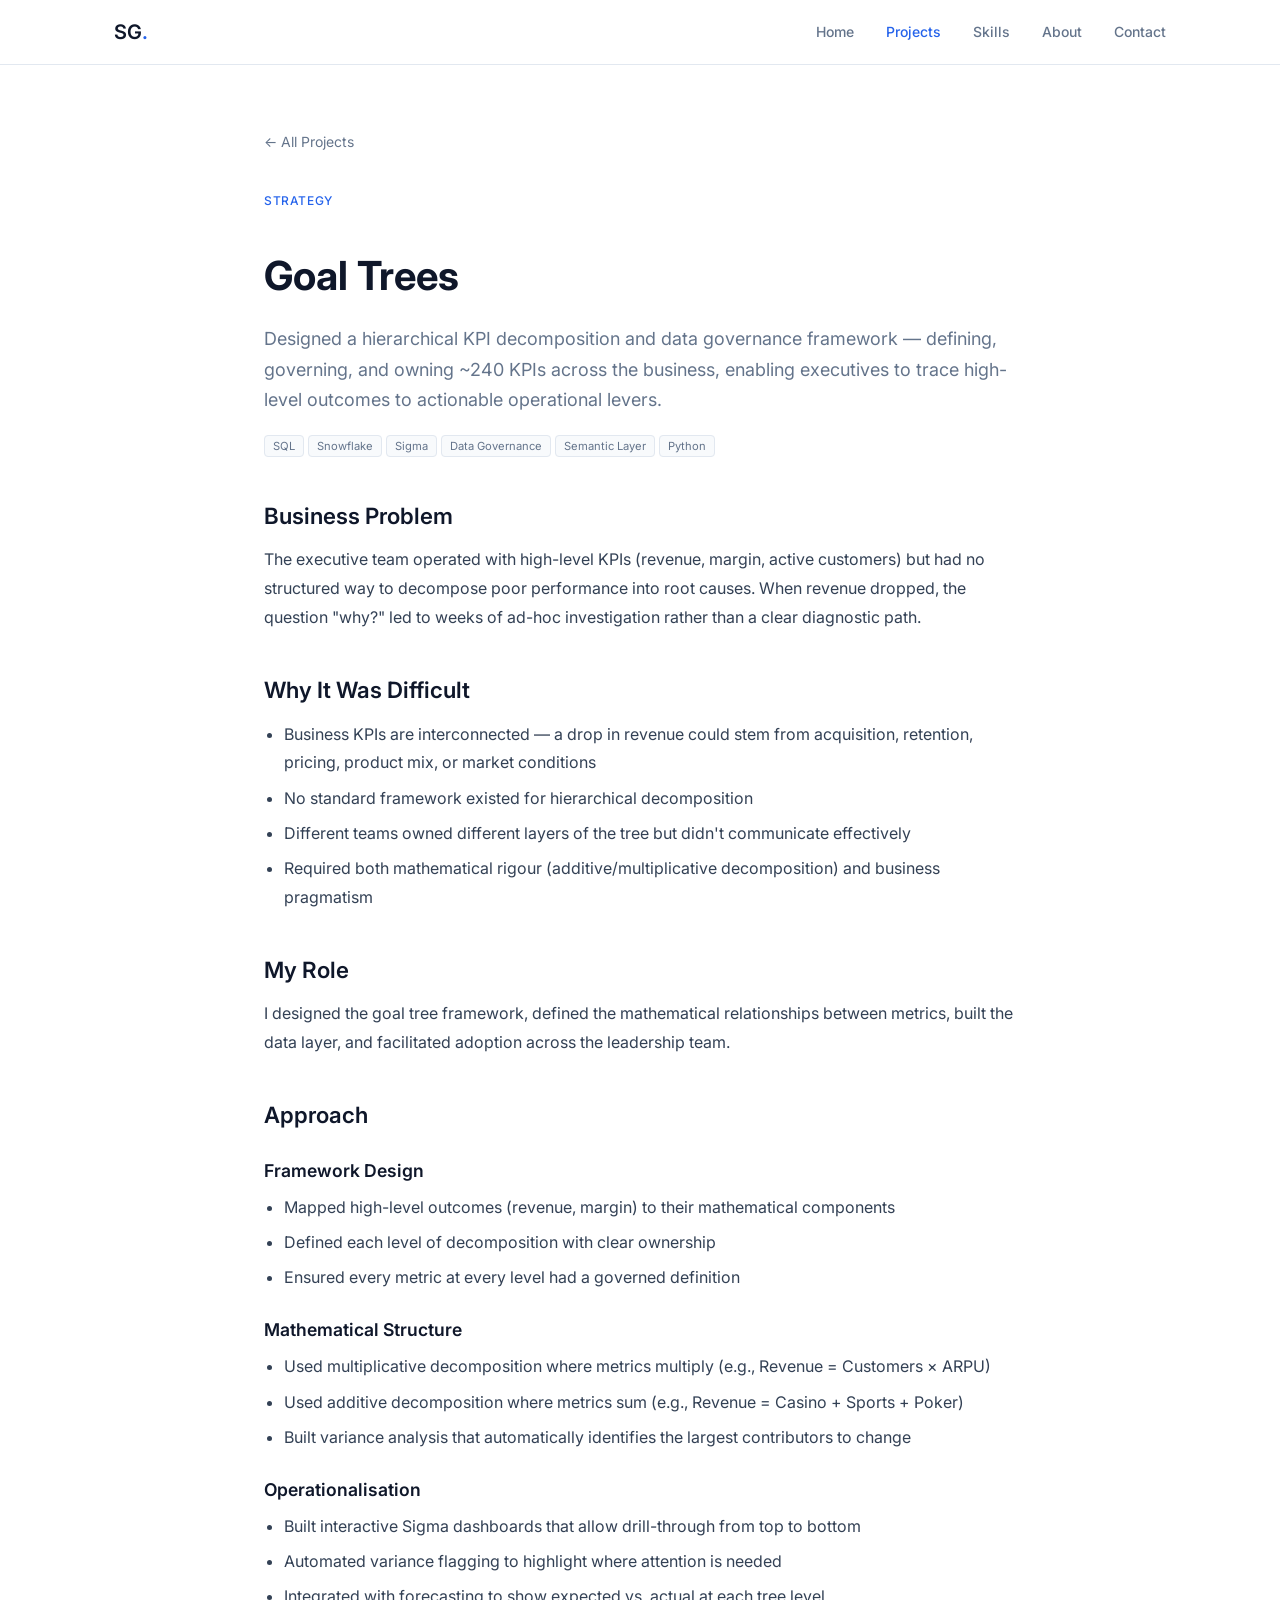
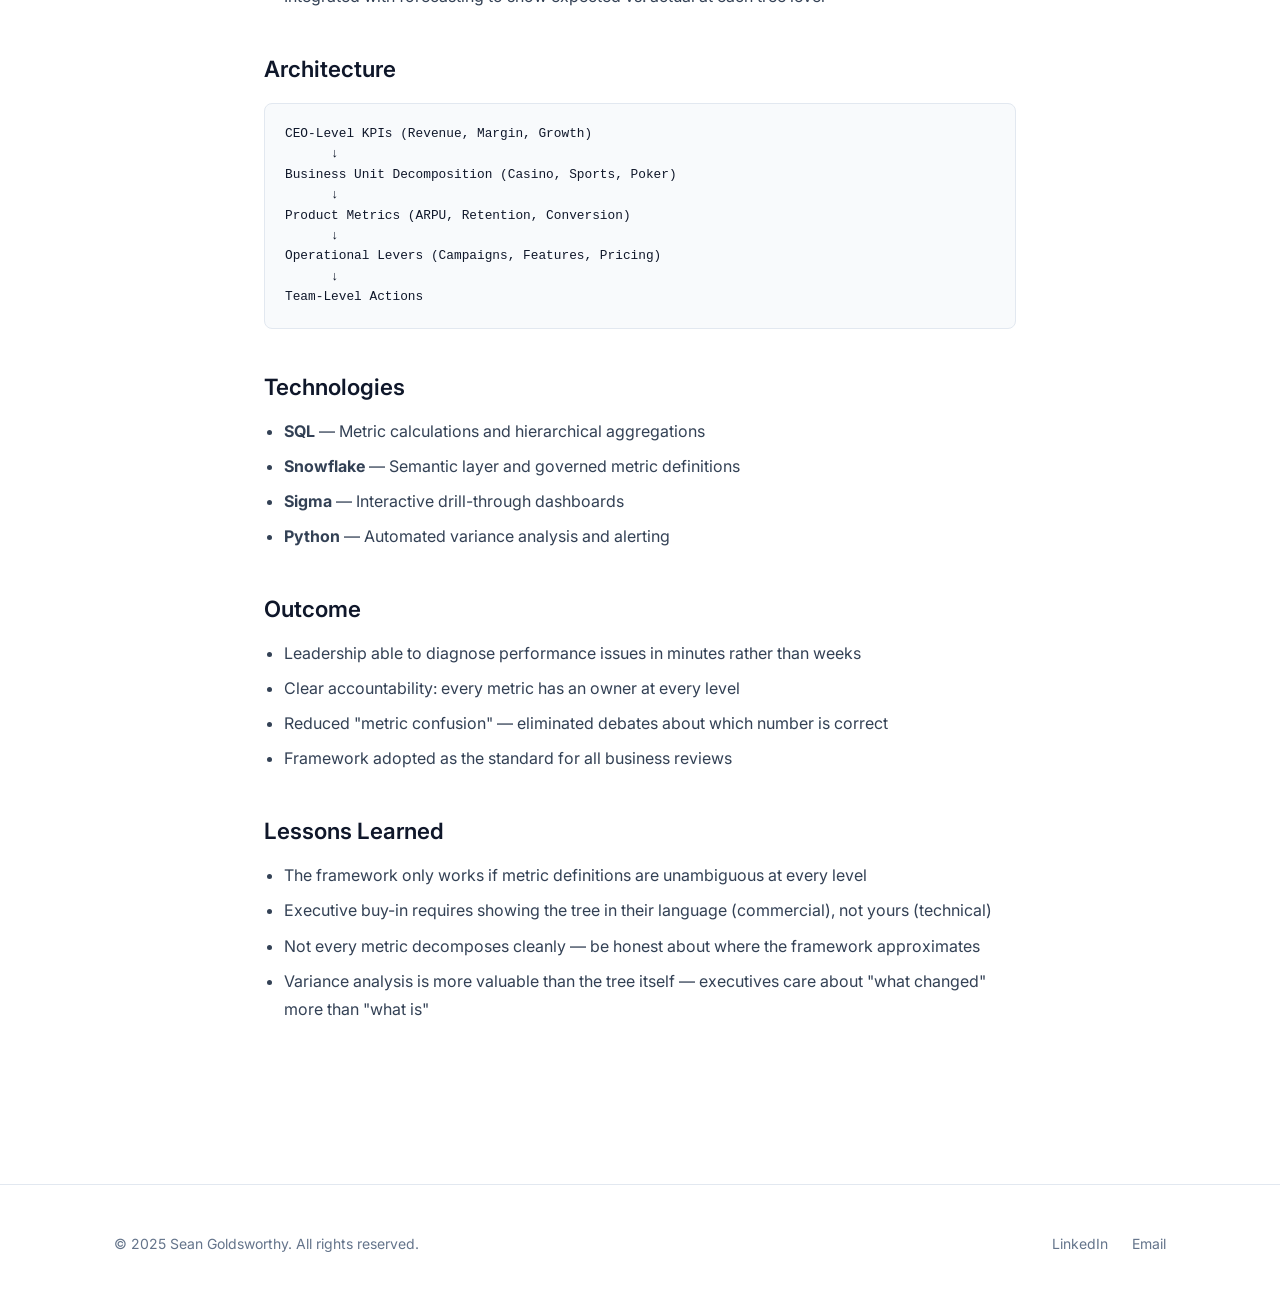
<file: projects/goal-trees.html>
<!DOCTYPE html>
<html lang="en">
<head>
  <meta charset="UTF-8">
  <meta name="viewport" content="width=device-width, initial-scale=1.0">
  <title>Goal Trees — Sean Goldsworthy</title>
  <meta name="description" content="Hierarchical KPI decomposition enabling executives to trace outcomes to operational levers.">
  <link rel="stylesheet" href="../style.css">
  <link href="https://fonts.googleapis.com/css2?family=Inter:wght@300;400;500;600;700;800&display=swap" rel="stylesheet">
</head>
<body>

<header class="header">
  <div class="container header-inner">
    <a href="../index.html" class="logo">SG<span>.</span></a>
    <nav class="nav">
      <a href="../index.html">Home</a>
      <a href="../projects.html" class="active">Projects</a>
      <a href="../skills.html">Skills</a>
      <a href="../about.html">About</a>
      <a href="../contact.html">Contact</a>
    </nav>
  </div>
</header>

<article class="case-study">
  <a href="../projects.html" class="back-link">&larr; All Projects</a>

  <div class="mt-8">
    <span class="tag text-xs font-medium text-accent uppercase tracking-wide">Strategy</span>
    <h1>Goal Trees</h1>
    <p class="summary">Designed a hierarchical KPI decomposition and data governance framework — defining, governing, and owning ~240 KPIs across the business, enabling executives to trace high-level outcomes to actionable operational levers.</p>
    <div class="tech-tags mt-4">
      <span class="tech-tag">SQL</span>
      <span class="tech-tag">Snowflake</span>
      <span class="tech-tag">Sigma</span>
      <span class="tech-tag">Data Governance</span>
      <span class="tech-tag">Semantic Layer</span>
      <span class="tech-tag">Python</span>
    </div>
  </div>

  <h2>Business Problem</h2>
  <p>The executive team operated with high-level KPIs (revenue, margin, active customers) but had no structured way to decompose poor performance into root causes. When revenue dropped, the question "why?" led to weeks of ad-hoc investigation rather than a clear diagnostic path.</p>

  <h2>Why It Was Difficult</h2>
  <ul>
    <li>Business KPIs are interconnected — a drop in revenue could stem from acquisition, retention, pricing, product mix, or market conditions</li>
    <li>No standard framework existed for hierarchical decomposition</li>
    <li>Different teams owned different layers of the tree but didn't communicate effectively</li>
    <li>Required both mathematical rigour (additive/multiplicative decomposition) and business pragmatism</li>
  </ul>

  <h2>My Role</h2>
  <p>I designed the goal tree framework, defined the mathematical relationships between metrics, built the data layer, and facilitated adoption across the leadership team.</p>

  <h2>Approach</h2>

  <h3>Framework Design</h3>
  <ul>
    <li>Mapped high-level outcomes (revenue, margin) to their mathematical components</li>
    <li>Defined each level of decomposition with clear ownership</li>
    <li>Ensured every metric at every level had a governed definition</li>
  </ul>

  <h3>Mathematical Structure</h3>
  <ul>
    <li>Used multiplicative decomposition where metrics multiply (e.g., Revenue = Customers × ARPU)</li>
    <li>Used additive decomposition where metrics sum (e.g., Revenue = Casino + Sports + Poker)</li>
    <li>Built variance analysis that automatically identifies the largest contributors to change</li>
  </ul>

  <h3>Operationalisation</h3>
  <ul>
    <li>Built interactive Sigma dashboards that allow drill-through from top to bottom</li>
    <li>Automated variance flagging to highlight where attention is needed</li>
    <li>Integrated with forecasting to show expected vs. actual at each tree level</li>
  </ul>

  <h2>Architecture</h2>
  <pre>
CEO-Level KPIs (Revenue, Margin, Growth)
      ↓
Business Unit Decomposition (Casino, Sports, Poker)
      ↓
Product Metrics (ARPU, Retention, Conversion)
      ↓
Operational Levers (Campaigns, Features, Pricing)
      ↓
Team-Level Actions</pre>

  <h2>Technologies</h2>
  <ul>
    <li><strong>SQL</strong> — Metric calculations and hierarchical aggregations</li>
    <li><strong>Snowflake</strong> — Semantic layer and governed metric definitions</li>
    <li><strong>Sigma</strong> — Interactive drill-through dashboards</li>
    <li><strong>Python</strong> — Automated variance analysis and alerting</li>
  </ul>

  <h2>Outcome</h2>
  <ul>
    <li>Leadership able to diagnose performance issues in minutes rather than weeks</li>
    <li>Clear accountability: every metric has an owner at every level</li>
    <li>Reduced "metric confusion" — eliminated debates about which number is correct</li>
    <li>Framework adopted as the standard for all business reviews</li>
  </ul>

  <h2>Lessons Learned</h2>
  <ul>
    <li>The framework only works if metric definitions are unambiguous at every level</li>
    <li>Executive buy-in requires showing the tree in their language (commercial), not yours (technical)</li>
    <li>Not every metric decomposes cleanly — be honest about where the framework approximates</li>
    <li>Variance analysis is more valuable than the tree itself — executives care about "what changed" more than "what is"</li>
  </ul>
</article>

<footer class="footer">
  <div class="container footer-inner">
    <p class="text-sm text-muted">&copy; 2025 Sean Goldsworthy. All rights reserved.</p>
    <div class="footer-links">
      <a href="https://www.linkedin.com/in/sean-goldsworthy-2992a6145" target="_blank">LinkedIn</a>
      <a href="mailto:spgoldy1995@hotmail.com">Email</a>
    </div>
  </div>
</footer>

</body>
</html>
</file>
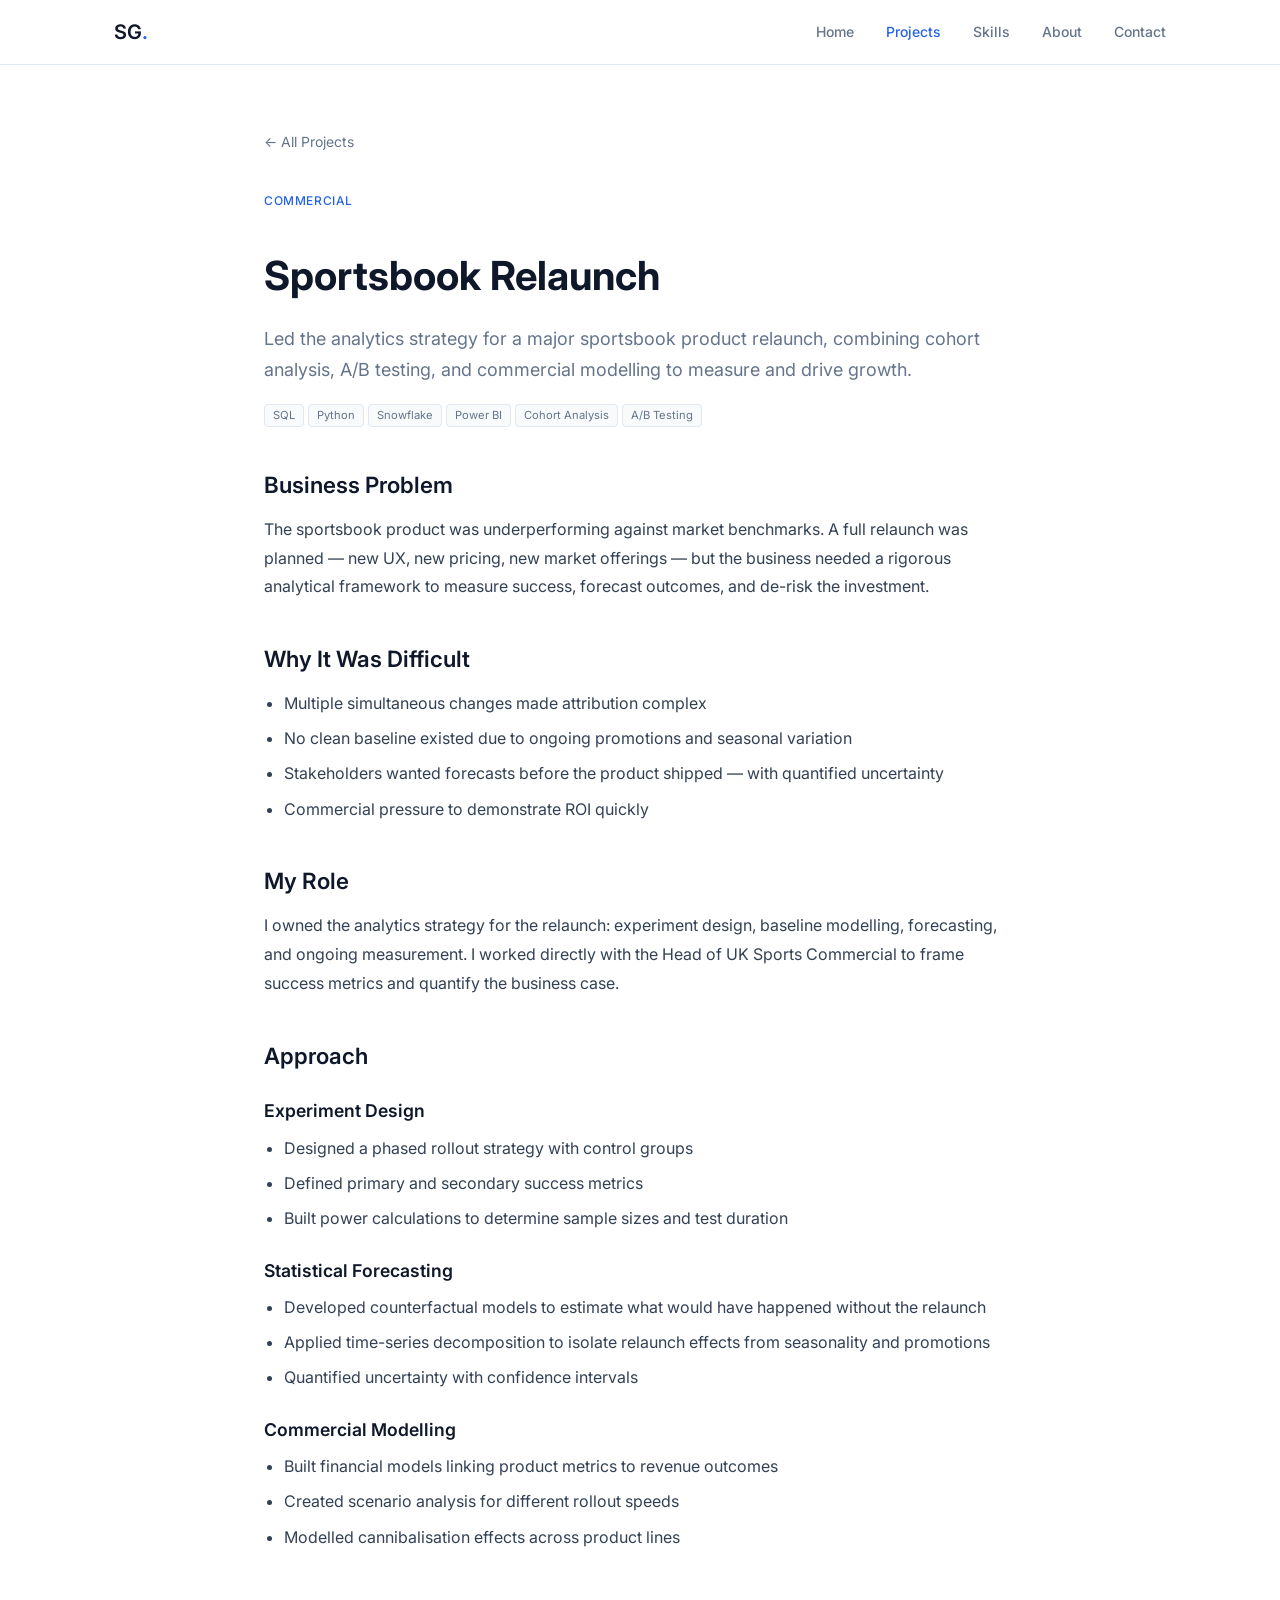
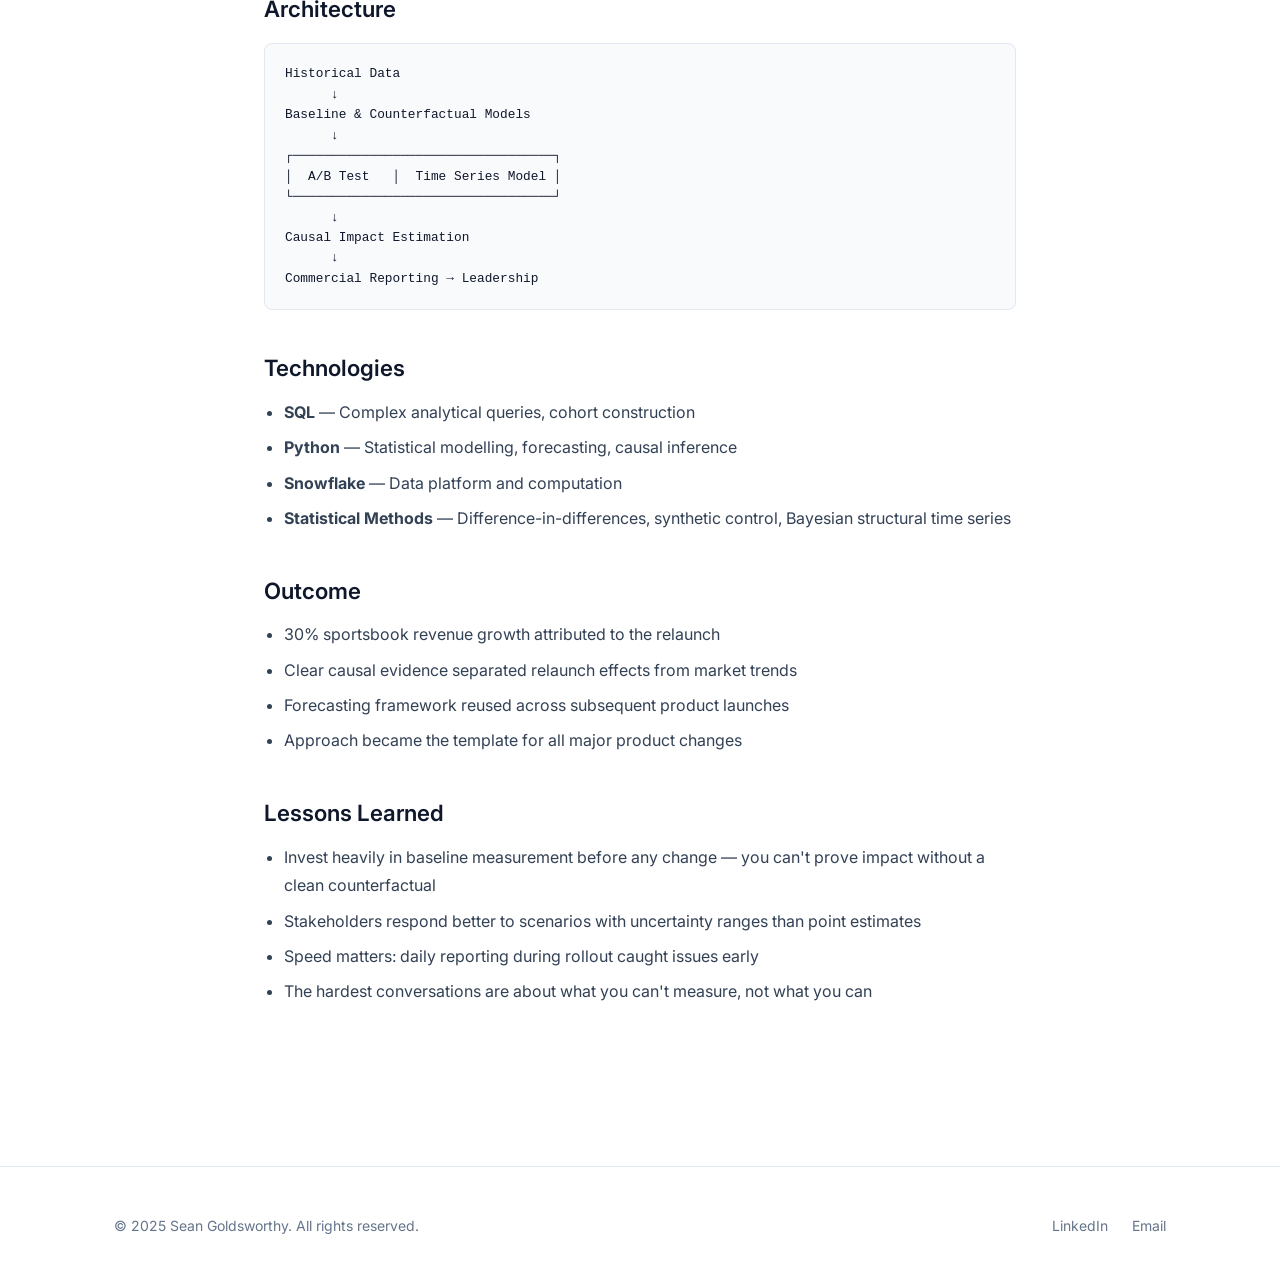
<file: projects/sportsbook-relaunch.html>
<!DOCTYPE html>
<html lang="en">
<head>
  <meta charset="UTF-8">
  <meta name="viewport" content="width=device-width, initial-scale=1.0">
  <title>Sportsbook Relaunch — Sean Goldsworthy</title>
  <meta name="description" content="Analytics strategy for a major sportsbook product relaunch driving 30% growth.">
  <link rel="stylesheet" href="../style.css">
  <link href="https://fonts.googleapis.com/css2?family=Inter:wght@300;400;500;600;700;800&display=swap" rel="stylesheet">
</head>
<body>

<header class="header">
  <div class="container header-inner">
    <a href="../index.html" class="logo">SG<span>.</span></a>
    <nav class="nav">
      <a href="../index.html">Home</a>
      <a href="../projects.html" class="active">Projects</a>
      <a href="../skills.html">Skills</a>
      <a href="../about.html">About</a>
      <a href="../contact.html">Contact</a>
    </nav>
  </div>
</header>

<article class="case-study">
  <a href="../projects.html" class="back-link">&larr; All Projects</a>

  <div class="mt-8">
    <span class="tag text-xs font-medium text-accent uppercase tracking-wide">Commercial</span>
    <h1>Sportsbook Relaunch</h1>
    <p class="summary">Led the analytics strategy for a major sportsbook product relaunch, combining cohort analysis, A/B testing, and commercial modelling to measure and drive growth.</p>
    <div class="tech-tags mt-4">
      <span class="tech-tag">SQL</span>
      <span class="tech-tag">Python</span>
      <span class="tech-tag">Snowflake</span>
      <span class="tech-tag">Power BI</span>
      <span class="tech-tag">Cohort Analysis</span>
      <span class="tech-tag">A/B Testing</span>
    </div>
  </div>

  <h2>Business Problem</h2>
  <p>The sportsbook product was underperforming against market benchmarks. A full relaunch was planned — new UX, new pricing, new market offerings — but the business needed a rigorous analytical framework to measure success, forecast outcomes, and de-risk the investment.</p>

  <h2>Why It Was Difficult</h2>
  <ul>
    <li>Multiple simultaneous changes made attribution complex</li>
    <li>No clean baseline existed due to ongoing promotions and seasonal variation</li>
    <li>Stakeholders wanted forecasts before the product shipped — with quantified uncertainty</li>
    <li>Commercial pressure to demonstrate ROI quickly</li>
  </ul>

  <h2>My Role</h2>
  <p>I owned the analytics strategy for the relaunch: experiment design, baseline modelling, forecasting, and ongoing measurement. I worked directly with the Head of UK Sports Commercial to frame success metrics and quantify the business case.</p>

  <h2>Approach</h2>

  <h3>Experiment Design</h3>
  <ul>
    <li>Designed a phased rollout strategy with control groups</li>
    <li>Defined primary and secondary success metrics</li>
    <li>Built power calculations to determine sample sizes and test duration</li>
  </ul>

  <h3>Statistical Forecasting</h3>
  <ul>
    <li>Developed counterfactual models to estimate what would have happened without the relaunch</li>
    <li>Applied time-series decomposition to isolate relaunch effects from seasonality and promotions</li>
    <li>Quantified uncertainty with confidence intervals</li>
  </ul>

  <h3>Commercial Modelling</h3>
  <ul>
    <li>Built financial models linking product metrics to revenue outcomes</li>
    <li>Created scenario analysis for different rollout speeds</li>
    <li>Modelled cannibalisation effects across product lines</li>
  </ul>

  <h2>Architecture</h2>
  <pre>
Historical Data
      ↓
Baseline & Counterfactual Models
      ↓
┌──────────────────────────────────┐
│  A/B Test   │  Time Series Model │
└──────────────────────────────────┘
      ↓
Causal Impact Estimation
      ↓
Commercial Reporting → Leadership</pre>

  <h2>Technologies</h2>
  <ul>
    <li><strong>SQL</strong> — Complex analytical queries, cohort construction</li>
    <li><strong>Python</strong> — Statistical modelling, forecasting, causal inference</li>
    <li><strong>Snowflake</strong> — Data platform and computation</li>
    <li><strong>Statistical Methods</strong> — Difference-in-differences, synthetic control, Bayesian structural time series</li>
  </ul>

  <h2>Outcome</h2>
  <ul>
    <li>30% sportsbook revenue growth attributed to the relaunch</li>
    <li>Clear causal evidence separated relaunch effects from market trends</li>
    <li>Forecasting framework reused across subsequent product launches</li>
    <li>Approach became the template for all major product changes</li>
  </ul>

  <h2>Lessons Learned</h2>
  <ul>
    <li>Invest heavily in baseline measurement before any change — you can't prove impact without a clean counterfactual</li>
    <li>Stakeholders respond better to scenarios with uncertainty ranges than point estimates</li>
    <li>Speed matters: daily reporting during rollout caught issues early</li>
    <li>The hardest conversations are about what you can't measure, not what you can</li>
  </ul>
</article>

<footer class="footer">
  <div class="container footer-inner">
    <p class="text-sm text-muted">&copy; 2025 Sean Goldsworthy. All rights reserved.</p>
    <div class="footer-links">
      <a href="https://www.linkedin.com/in/sean-goldsworthy-2992a6145" target="_blank">LinkedIn</a>
      <a href="mailto:spgoldy1995@hotmail.com">Email</a>
    </div>
  </div>
</footer>

</body>
</html>
</file>
<file: style.css>
/* ===== RESET & BASE ===== */
*, *::before, *::after { box-sizing: border-box; margin: 0; padding: 0; }
html { font-size: 16px; scroll-behavior: smooth; }
body {
  font-family: 'Inter', -apple-system, BlinkMacSystemFont, 'Segoe UI', system-ui, sans-serif;
  color: #0f172a;
  background: #ffffff;
  line-height: 1.6;
  -webkit-font-smoothing: antialiased;
}
a { color: inherit; text-decoration: none; }
img { max-width: 100%; display: block; }

/* ===== UTILITIES ===== */
.container { max-width: 1100px; margin: 0 auto; padding: 0 1.5rem; }
.text-muted { color: #64748b; }
.text-accent { color: #2563eb; }
.text-sm { font-size: 0.875rem; }
.text-xs { font-size: 0.75rem; }
.text-lg { font-size: 1.125rem; }
.text-xl { font-size: 1.25rem; }
.text-2xl { font-size: 1.5rem; }
.text-3xl { font-size: 1.875rem; }
.text-4xl { font-size: 2.25rem; }
.text-5xl { font-size: 3rem; }
.font-medium { font-weight: 500; }
.font-semibold { font-weight: 600; }
.font-bold { font-weight: 700; }
.uppercase { text-transform: uppercase; }
.tracking-wide { letter-spacing: 0.05em; }
.leading-tight { line-height: 1.2; }
.leading-relaxed { line-height: 1.75; }
.mt-1 { margin-top: 0.25rem; }
.mt-2 { margin-top: 0.5rem; }
.mt-3 { margin-top: 0.75rem; }
.mt-4 { margin-top: 1rem; }
.mt-8 { margin-top: 2rem; }
.mt-12 { margin-top: 3rem; }
.mb-2 { margin-bottom: 0.5rem; }
.mb-4 { margin-bottom: 1rem; }
.mb-6 { margin-bottom: 1.5rem; }
.mb-8 { margin-bottom: 2rem; }
.mb-12 { margin-bottom: 3rem; }
.pt-16 { padding-top: 4rem; }
.pt-24 { padding-top: 6rem; }
.pb-16 { padding-bottom: 4rem; }
.py-12 { padding-top: 3rem; padding-bottom: 3rem; }
.py-16 { padding-top: 4rem; padding-bottom: 4rem; }

/* ===== HEADER ===== */
.header {
  position: sticky;
  top: 0;
  z-index: 50;
  background: rgba(255,255,255,0.85);
  backdrop-filter: blur(12px);
  border-bottom: 1px solid #e2e8f0;
}
.header-inner {
  display: flex;
  align-items: center;
  justify-content: space-between;
  height: 4rem;
}
.logo { font-size: 1.25rem; font-weight: 600; }
.logo span { color: #2563eb; }
.nav { display: flex; gap: 2rem; }
.nav a {
  font-size: 0.875rem;
  font-weight: 500;
  color: #64748b;
  transition: color 0.2s;
}
.nav a:hover, .nav a.active { color: #2563eb; }

/* ===== HERO ===== */
.hero { padding: 6rem 0 4rem; }
.hero-subtitle {
  font-size: 0.875rem;
  font-weight: 500;
  text-transform: uppercase;
  letter-spacing: 0.05em;
  color: #64748b;
  margin-bottom: 1rem;
}
.hero h1 { font-size: 3.5rem; font-weight: 700; line-height: 1.1; margin-bottom: 1.5rem; }
.hero-desc { font-size: 1.25rem; color: #64748b; max-width: 600px; }
.hero-buttons { display: flex; gap: 1rem; margin-top: 2rem; }
.btn-primary {
  padding: 0.75rem 1.5rem;
  background: #0f172a;
  color: #fff;
  border-radius: 0.5rem;
  font-weight: 500;
  font-size: 0.9rem;
  transition: background 0.2s;
}
.btn-primary:hover { background: #1e293b; }
.btn-secondary {
  padding: 0.75rem 1.5rem;
  border: 1px solid #e2e8f0;
  border-radius: 0.5rem;
  font-weight: 500;
  font-size: 0.9rem;
  transition: background 0.2s;
}
.btn-secondary:hover { background: #f8fafc; }

/* ===== METRICS ===== */
.metrics {
  display: grid;
  grid-template-columns: repeat(auto-fit, minmax(150px, 1fr));
  gap: 2rem;
  padding: 3rem 0;
  border-top: 1px solid #e2e8f0;
}
.metric-value { font-size: 2rem; font-weight: 700; color: #2563eb; }
.metric-label { font-size: 0.875rem; color: #64748b; margin-top: 0.25rem; }

/* ===== PROJECT CARDS ===== */
.section-title { font-size: 1.5rem; font-weight: 600; margin-bottom: 2rem; }
.projects-grid {
  display: grid;
  grid-template-columns: repeat(auto-fill, minmax(300px, 1fr));
  gap: 1.5rem;
}
.project-card {
  padding: 1.5rem;
  border: 1px solid #e2e8f0;
  border-radius: 0.75rem;
  transition: all 0.2s;
}
.project-card:hover {
  border-color: rgba(37, 99, 235, 0.3);
  box-shadow: 0 2px 8px rgba(0,0,0,0.04);
}
.project-card .tag {
  font-size: 0.7rem;
  font-weight: 600;
  text-transform: uppercase;
  letter-spacing: 0.05em;
  color: #2563eb;
}
.project-card h3 { font-size: 1.125rem; font-weight: 600; margin-top: 0.5rem; }
.project-card .desc { font-size: 0.875rem; color: #64748b; margin-top: 0.5rem; line-height: 1.5; }
.project-card .tech-tags { display: flex; flex-wrap: wrap; gap: 0.4rem; margin-top: 1rem; }
.tech-tag {
  font-size: 0.7rem;
  background: #f8fafc;
  color: #64748b;
  padding: 0.2rem 0.5rem;
  border-radius: 0.25rem;
  border: 1px solid #e2e8f0;
}
.project-card .link { font-size: 0.85rem; color: #64748b; margin-top: 0.75rem; display: inline-block; }
.project-card:hover .link { color: #2563eb; }

/* ===== CASE STUDY ===== */
.case-study { max-width: 800px; margin: 0 auto; padding: 4rem 1.5rem; }
.case-study .back-link { font-size: 0.875rem; color: #64748b; }
.case-study .back-link:hover { color: #2563eb; }
.case-study h1 { font-size: 2.5rem; font-weight: 700; margin-top: 2rem; }
.case-study .summary { font-size: 1.125rem; color: #64748b; margin-top: 1rem; line-height: 1.7; }
.case-study h2 { font-size: 1.4rem; font-weight: 600; margin-top: 2.5rem; margin-bottom: 0.75rem; }
.case-study h3 { font-size: 1.1rem; font-weight: 600; margin-top: 1.5rem; margin-bottom: 0.5rem; }
.case-study p { color: #334155; line-height: 1.8; margin-top: 0.75rem; }
.case-study ul { margin-top: 0.5rem; padding-left: 1.25rem; }
.case-study li { color: #334155; line-height: 1.8; margin-top: 0.4rem; }
.case-study pre {
  background: #f8fafc;
  border: 1px solid #e2e8f0;
  border-radius: 0.5rem;
  padding: 1.25rem;
  overflow-x: auto;
  font-family: 'JetBrains Mono', monospace;
  font-size: 0.8rem;
  line-height: 1.6;
  margin-top: 1rem;
}

/* ===== SKILLS ===== */
.skill-card {
  padding: 1.5rem;
  border: 1px solid #e2e8f0;
  border-radius: 0.75rem;
  margin-bottom: 1.5rem;
}
.skill-header { display: flex; justify-content: space-between; align-items: center; margin-bottom: 1rem; }
.skill-level {
  font-size: 0.7rem;
  font-weight: 600;
  color: #2563eb;
  background: rgba(37,99,235,0.05);
  padding: 0.25rem 0.75rem;
  border-radius: 9999px;
}
.skill-list { list-style: none; padding: 0; }
.skill-list li { font-size: 0.875rem; color: #64748b; padding: 0.3rem 0; }
.skill-list li::before { content: "•"; color: #2563eb; margin-right: 0.5rem; }
.skill-used { padding-top: 0.75rem; border-top: 1px solid #e2e8f0; margin-top: 0.75rem; font-size: 0.75rem; color: #64748b; }
.skill-used a { color: #2563eb; text-decoration: none; }
.skill-used a:hover { text-decoration: underline; }

.principles-grid { display: grid; grid-template-columns: repeat(auto-fill, minmax(280px, 1fr)); gap: 1.25rem; }
.principle {
  padding: 1.25rem;
  border: 1px solid #e2e8f0;
  border-radius: 0.5rem;
}
.principle h3 { font-size: 1rem; font-weight: 600; margin-bottom: 0.5rem; }
.principle p { font-size: 0.875rem; color: #64748b; line-height: 1.6; }
.timeline { border-left: 2px solid #e2e8f0; padding-left: 1.5rem; margin-top: 2rem; }
.timeline-item { position: relative; margin-bottom: 1.5rem; }
.timeline-item::before {
  content: "";
  position: absolute;
  left: -1.85rem;
  top: 0.4rem;
  width: 0.7rem;
  height: 0.7rem;
  border-radius: 50%;
  background: #2563eb;
}
.timeline-year { font-size: 0.85rem; color: #2563eb; font-weight: 500; }
.timeline-role { font-weight: 600; margin-top: 0.2rem; }
.timeline-detail { font-size: 0.85rem; color: #64748b; }

/* ===== CONTACT ===== */
.contact-grid { display: grid; grid-template-columns: repeat(auto-fill, minmax(250px, 1fr)); gap: 1.5rem; }
.contact-card {
  padding: 1.5rem;
  border: 1px solid #e2e8f0;
  border-radius: 0.75rem;
  transition: all 0.2s;
}
.contact-card:hover { border-color: rgba(37,99,235,0.3); box-shadow: 0 2px 8px rgba(0,0,0,0.04); }
.contact-card h2 { font-size: 1rem; font-weight: 600; }
.contact-card p { font-size: 0.875rem; color: #64748b; margin-top: 0.5rem; }

/* ===== FOOTER ===== */
.footer { border-top: 1px solid #e2e8f0; margin-top: 6rem; padding: 3rem 0; }
.footer-inner { display: flex; justify-content: space-between; align-items: center; flex-wrap: wrap; gap: 1rem; }
.footer-links { display: flex; gap: 1.5rem; }
.footer-links a { font-size: 0.875rem; color: #64748b; transition: color 0.2s; }
.footer-links a:hover { color: #2563eb; }

/* ===== RESPONSIVE ===== */
@media (max-width: 768px) {
  .hero h1 { font-size: 2.5rem; }
  .nav { gap: 1rem; }
  .metrics { grid-template-columns: repeat(2, 1fr); }
  .projects-grid { grid-template-columns: 1fr; }
  .hero-buttons { flex-direction: column; }
}
</file>
